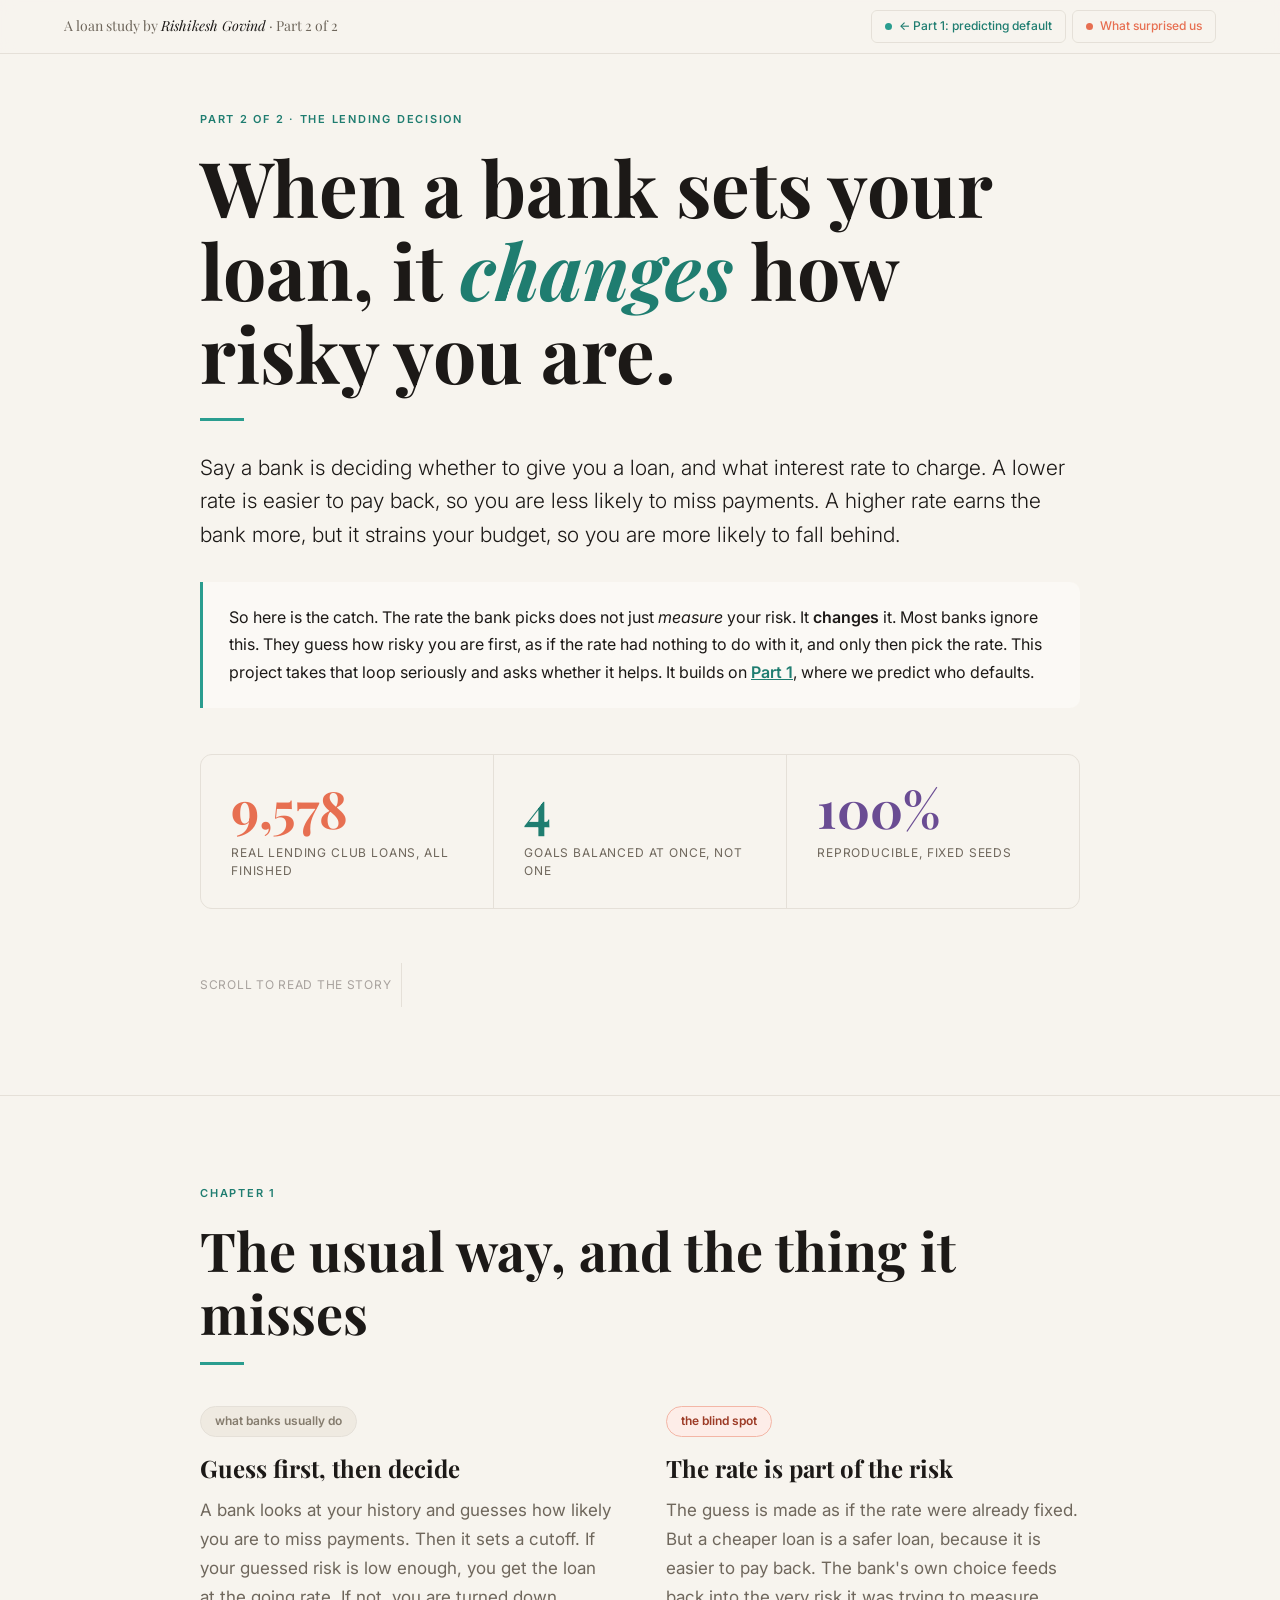
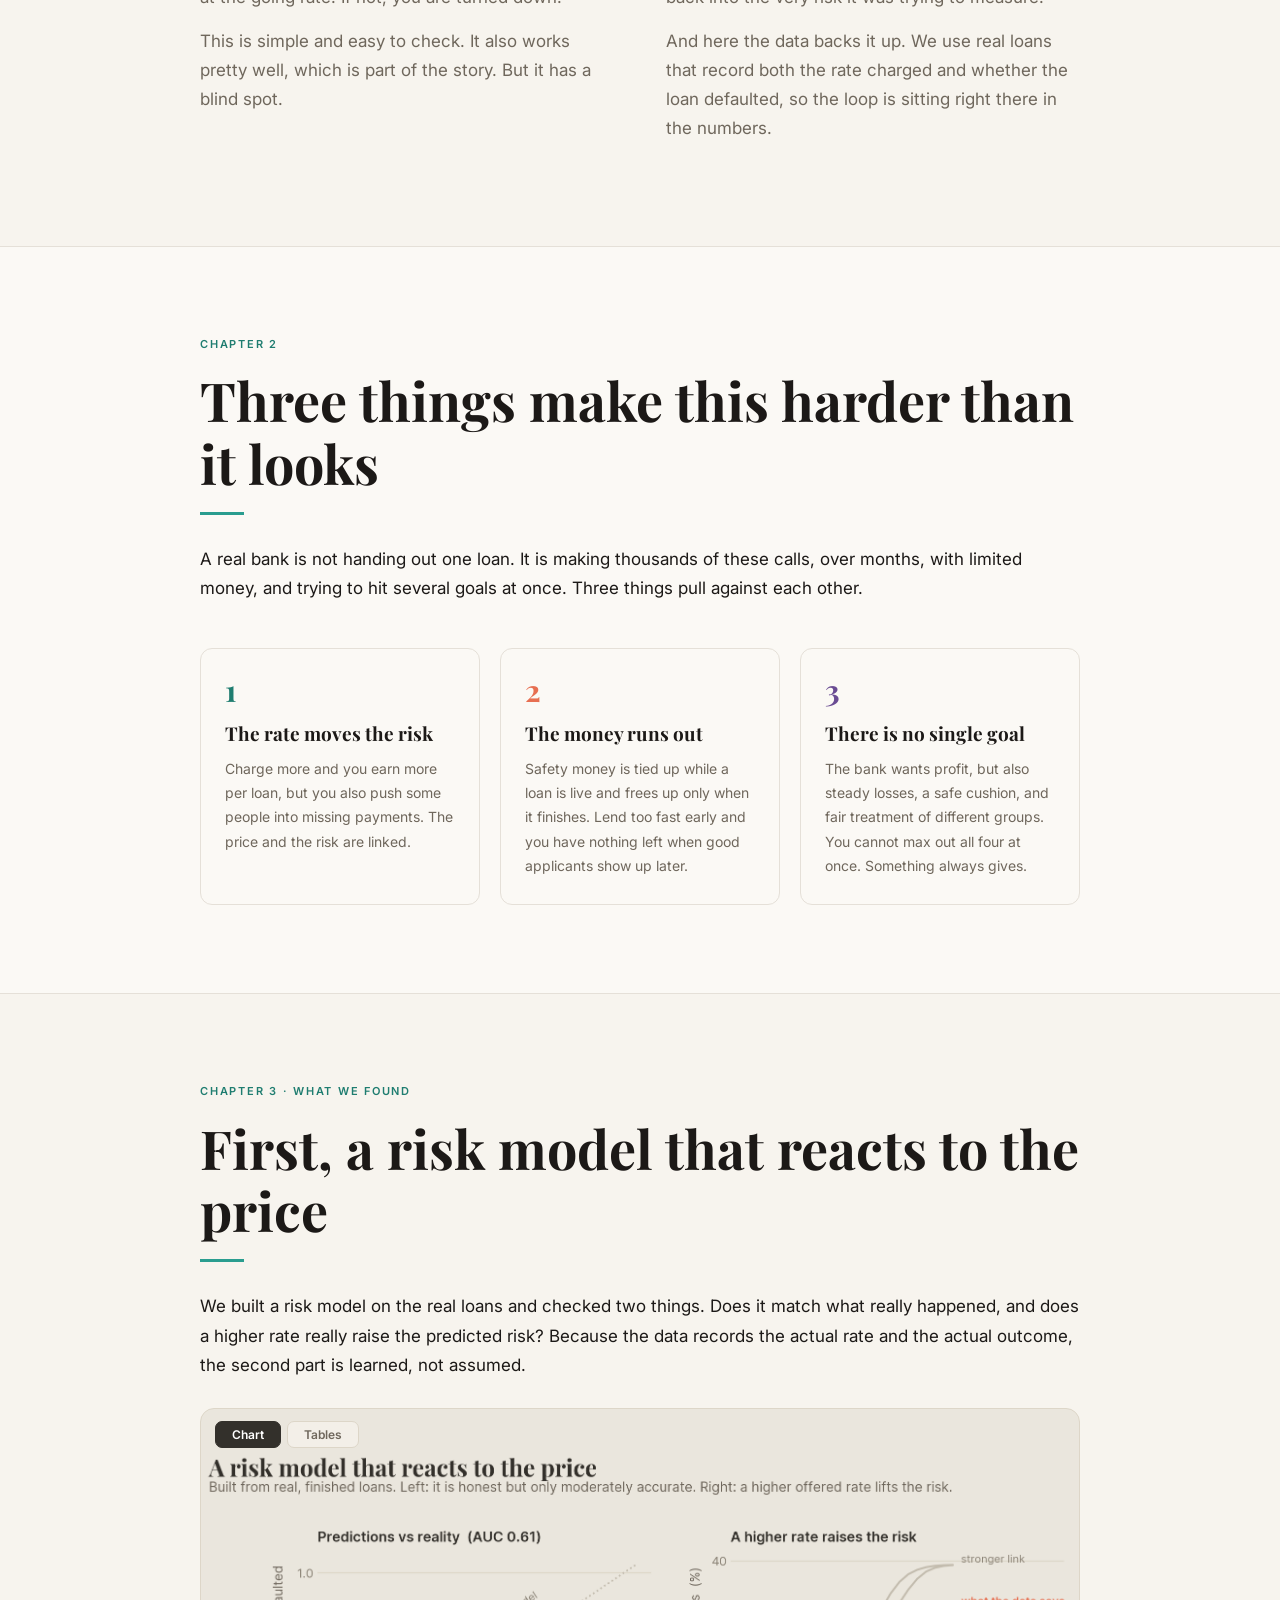
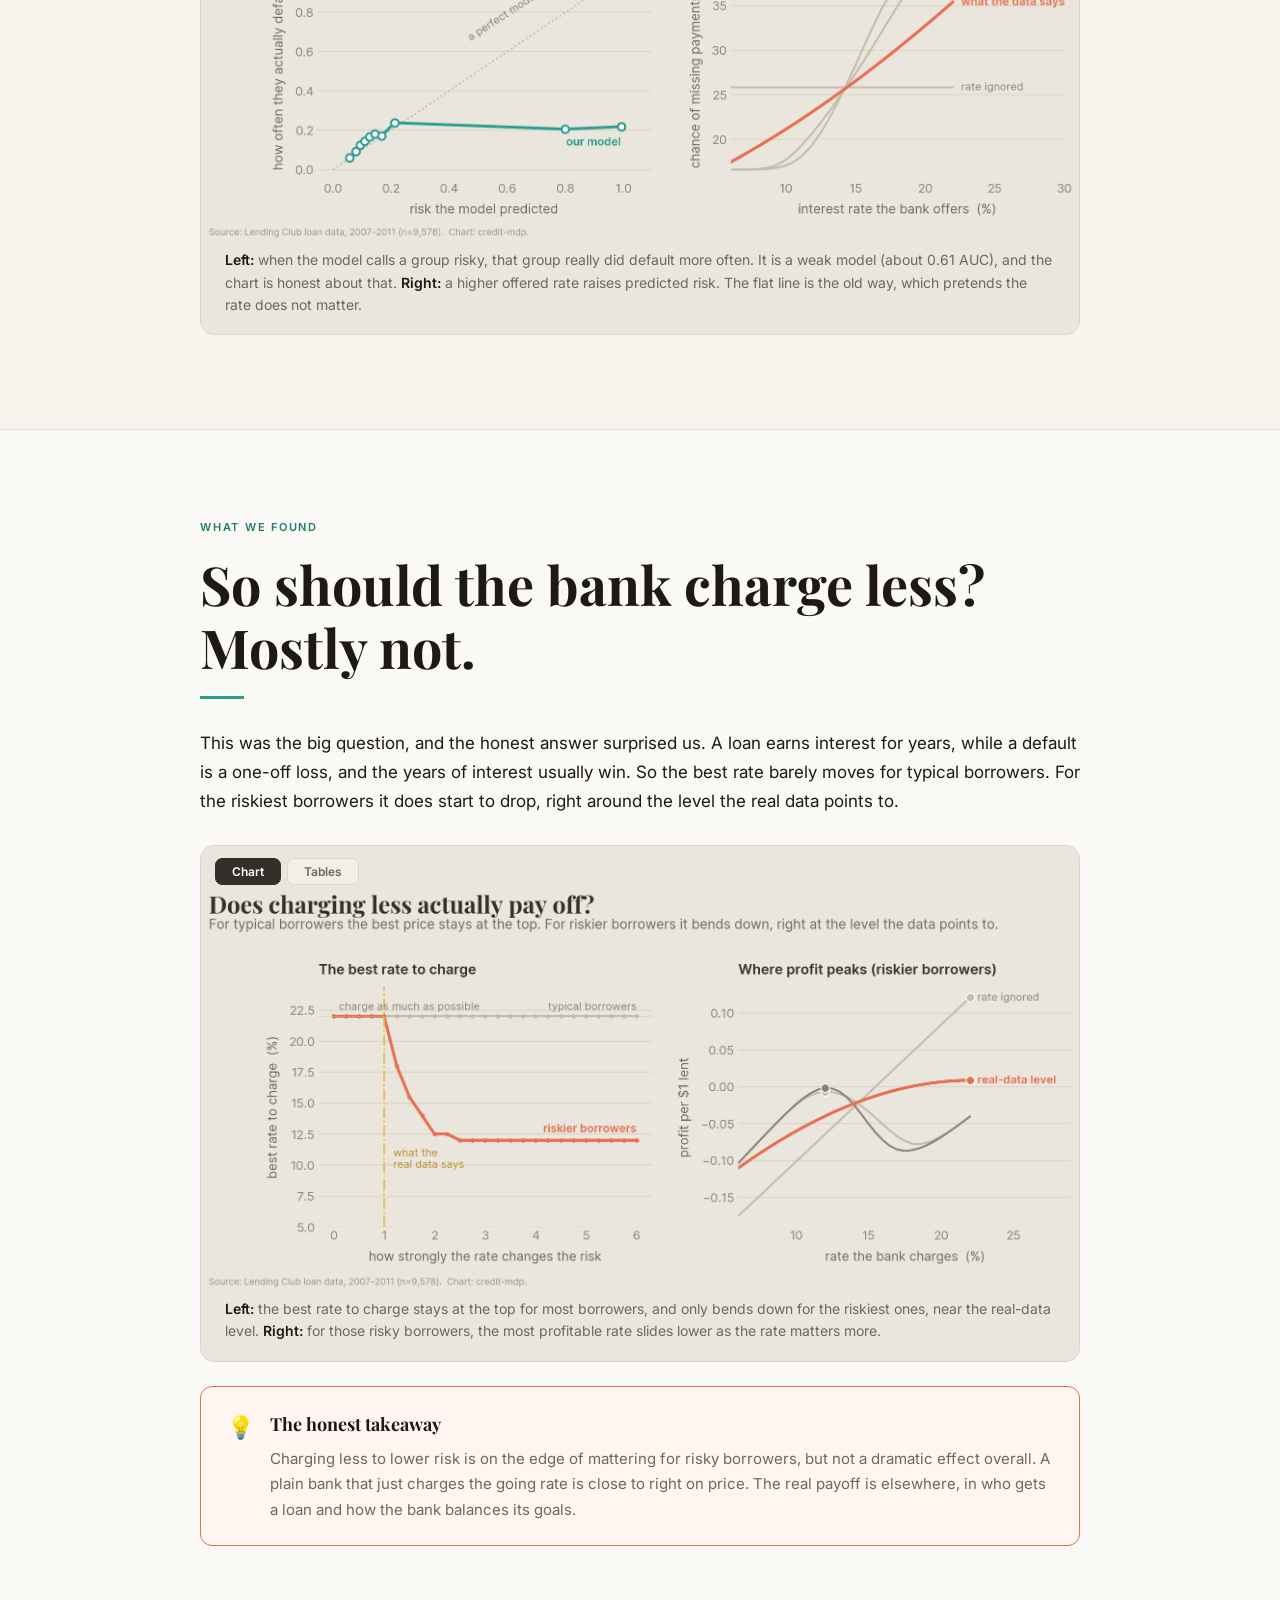
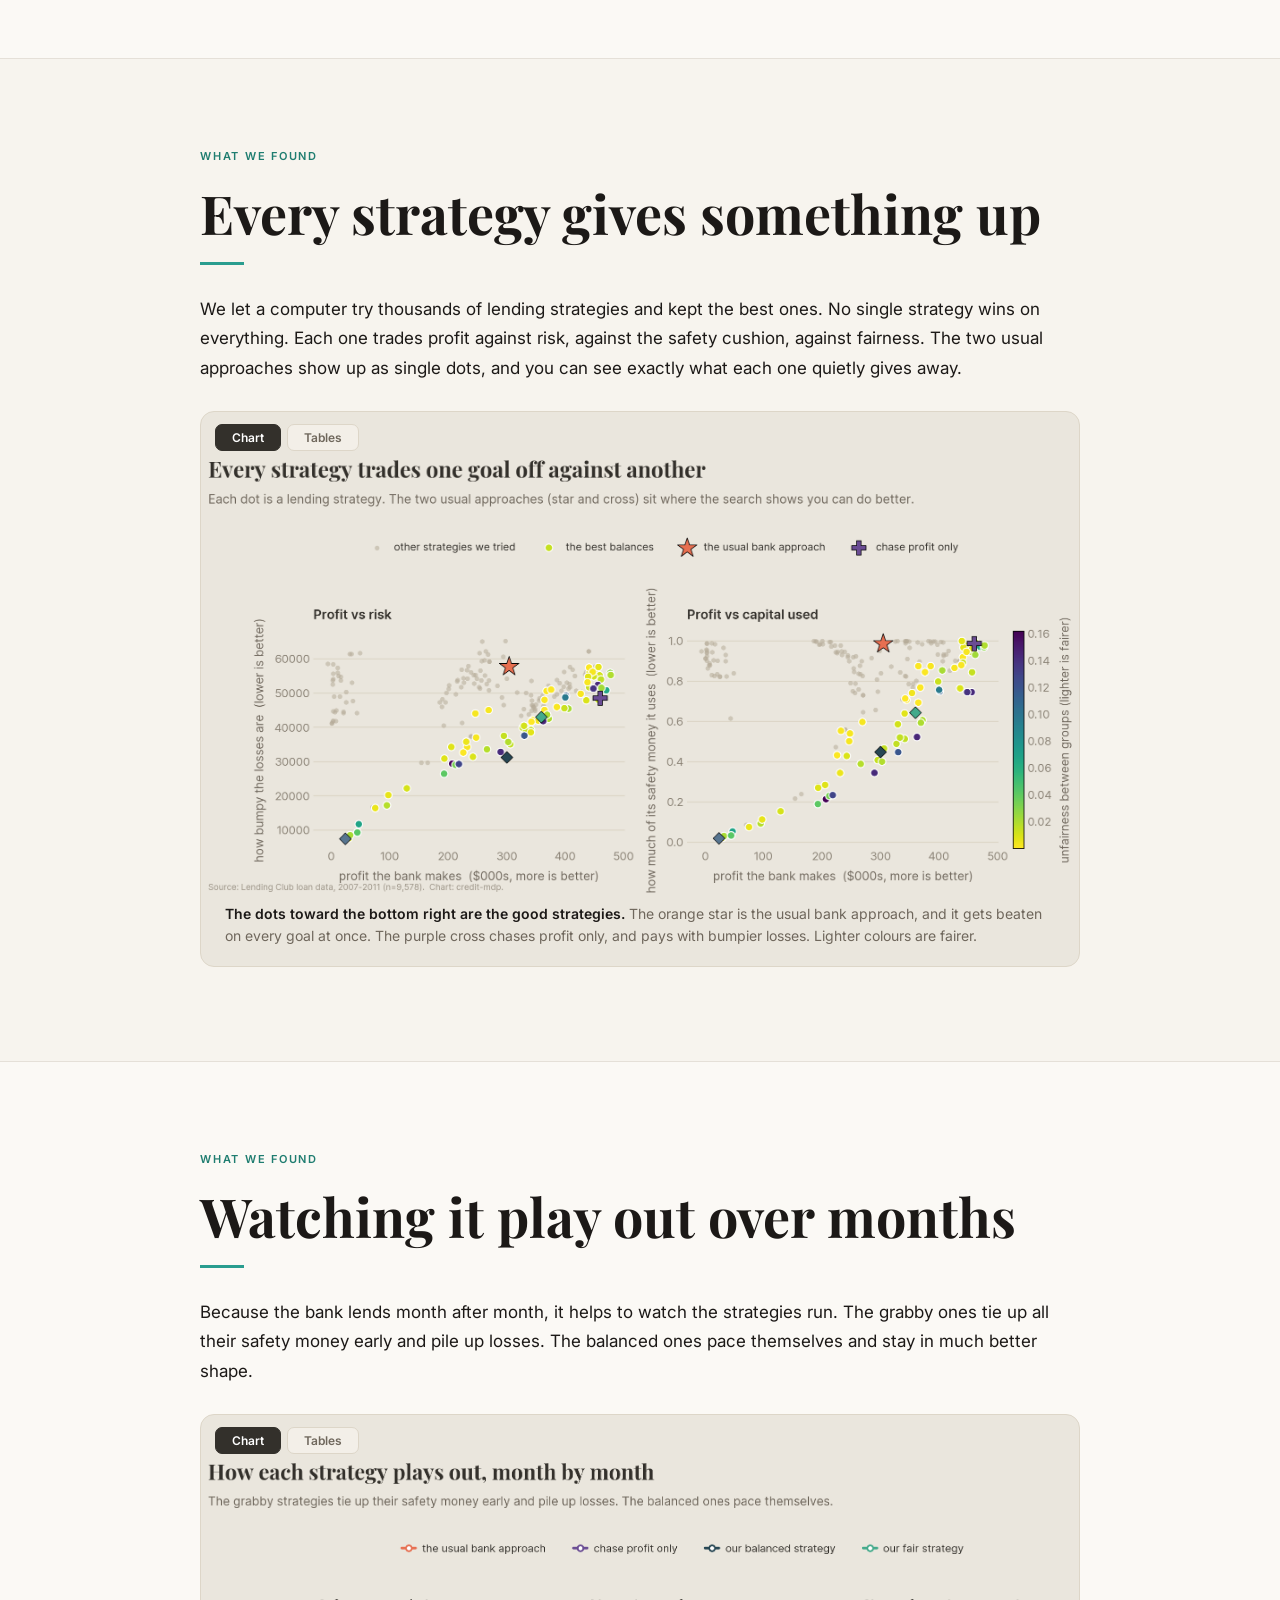
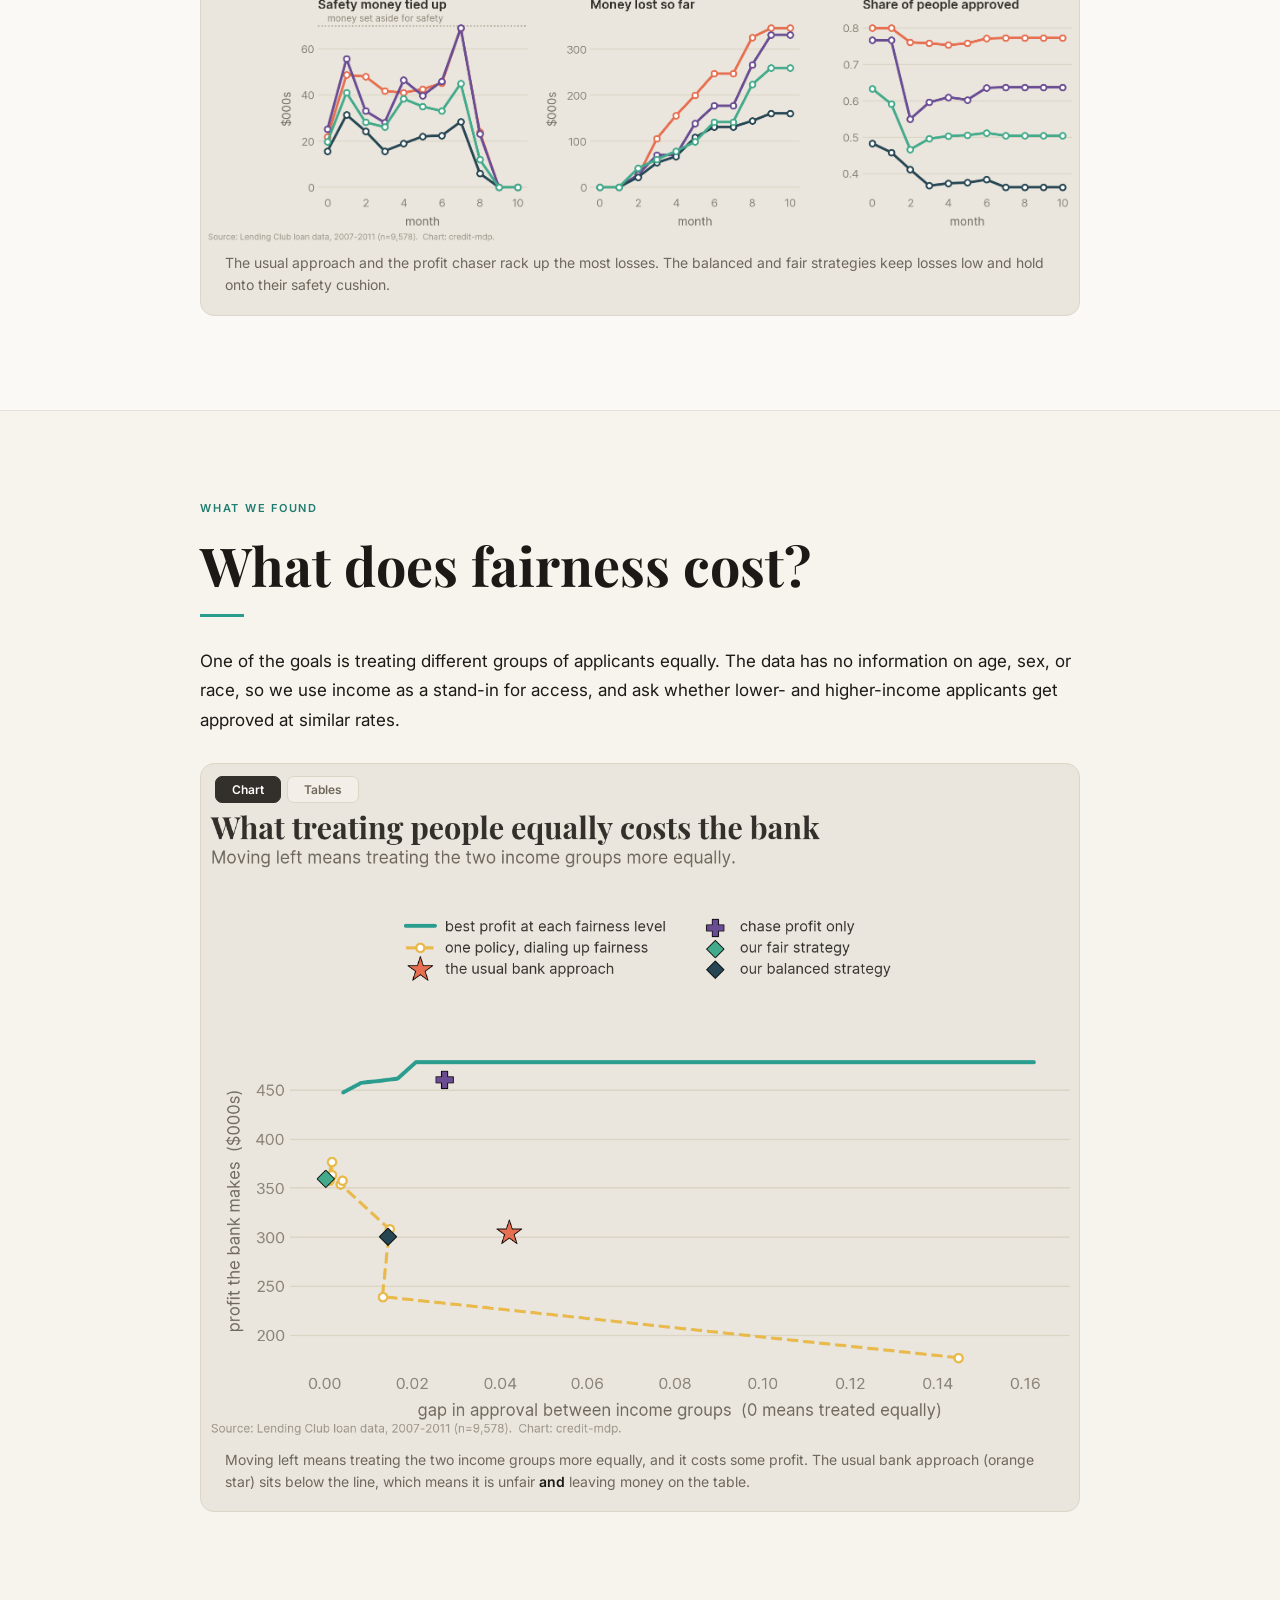
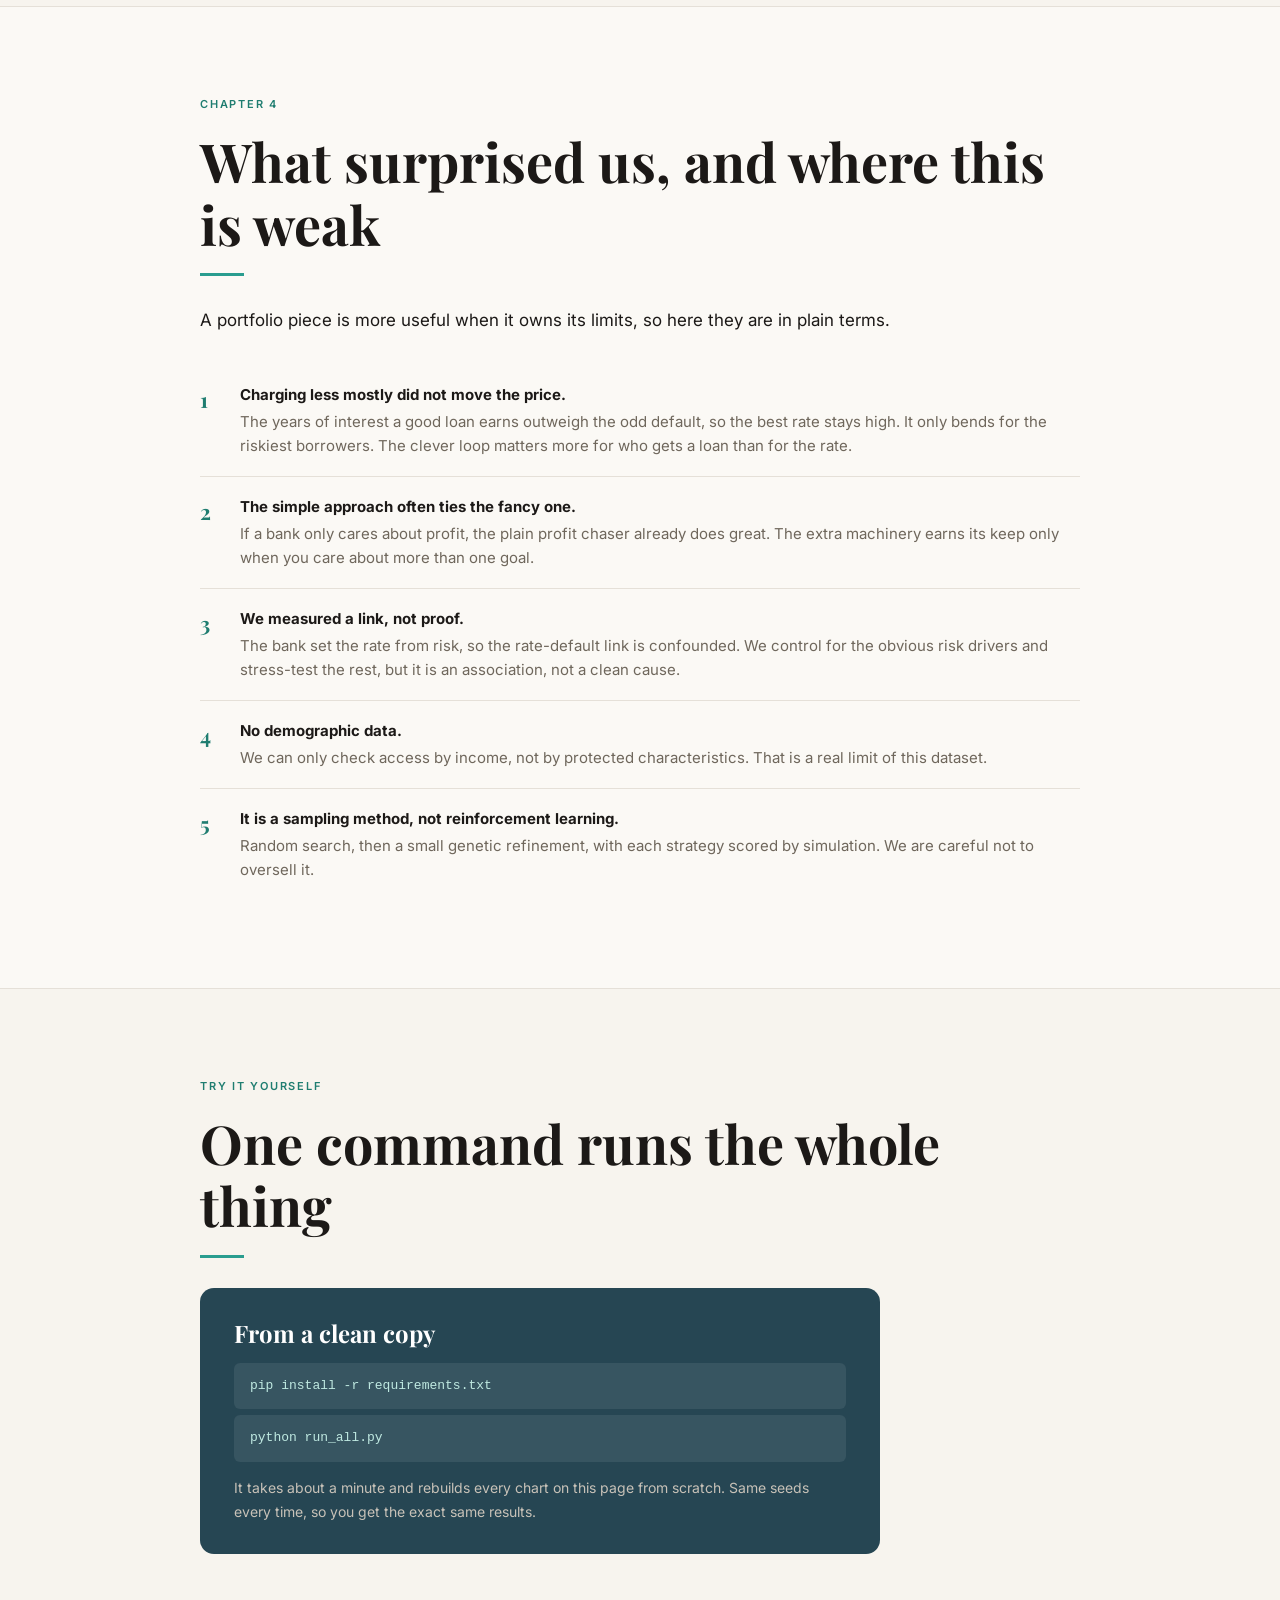
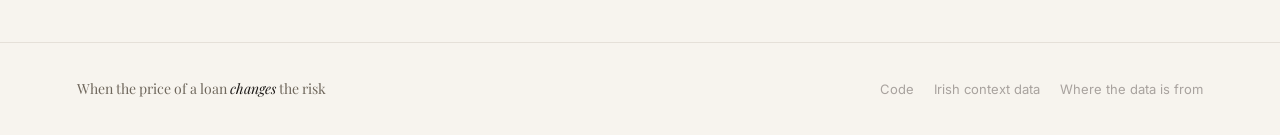
<file: docs/index.html>
<!DOCTYPE html>
<html lang="en">
<head>
<meta charset="utf-8" />
<meta name="viewport" content="width=device-width, initial-scale=1" />
<title>When the price of a loan changes how risky it is</title>
<link rel="preconnect" href="https://fonts.googleapis.com">
<link rel="preconnect" href="https://fonts.gstatic.com" crossorigin>
<link href="https://fonts.googleapis.com/css2?family=Playfair+Display:ital,wght@0,400;0,700;1,400;1,700&family=Inter:wght@300;400;500;600&display=swap" rel="stylesheet">
<link rel="stylesheet" href="style.css">
</head>
<body>

<nav id="topnav">
  <div class="brand">A loan study by <em>Rishikesh Govind</em> &middot; Part 2 of 2</div>
  <div class="nav-links">
    <a class="nav-link a1 hideS" href="part1.html"><span class="dot"></span>&larr; Part 1: predicting default</a>
    <a class="nav-link a2" href="#honest"><span class="dot"></span>What surprised us</a>
  </div>
</nav>

<!-- HERO -->
<section id="hero">
  <div class="fade in">
    <div class="eyebrow">Part 2 of 2 &middot; the lending decision</div>
    <h1>When a bank sets your loan, it <em>changes</em> how risky you are.</h1>
    <div class="accent-line"></div>
    <p class="lead">Say a bank is deciding whether to give you a loan, and what
    interest rate to charge. A lower rate is easier to pay back, so you are less
    likely to miss payments. A higher rate earns the bank more, but it strains your
    budget, so you are more likely to fall behind.</p>
    <div class="hero-note">
      <p>So here is the catch. The rate the bank picks does not just <em>measure</em>
      your risk. It <strong>changes</strong> it. Most banks ignore this. They guess
      how risky you are first, as if the rate had nothing to do with it, and only then
      pick the rate. This project takes that loop seriously and asks whether it helps.
      It builds on <a href="part1.html" style="color:var(--teal-deep);font-weight:600;">Part 1</a>,
      where we predict who defaults.</p>
    </div>
    <div class="hero-stats">
      <div class="stat"><div class="num o">9,578</div><div class="lbl">real Lending Club loans, all finished</div></div>
      <div class="stat"><div class="num">4</div><div class="lbl">goals balanced at once, not one</div></div>
      <div class="stat"><div class="num v">100%</div><div class="lbl">reproducible, fixed seeds</div></div>
    </div>
    <div class="scroll-cue">SCROLL TO READ THE STORY</div>
  </div>
</section>

<!-- THE USUAL WAY -->
<section id="usual">
  <div class="fade">
    <div class="eyebrow">Chapter 1</div>
    <h2>The usual way, and the thing it misses</h2>
    <div class="accent-line"></div>
    <div class="two-col">
      <div>
        <span class="tag grey">what banks usually do</span>
        <h3>Guess first, then decide</h3>
        <p>A bank looks at your history and guesses how likely you are to miss
        payments. Then it sets a cutoff. If your guessed risk is low enough, you get
        the loan at the going rate. If not, you are turned down.</p>
        <p>This is simple and easy to check. It also works pretty well, which is part
        of the story. But it has a blind spot.</p>
      </div>
      <div>
        <span class="tag warm">the blind spot</span>
        <h3>The rate is part of the risk</h3>
        <p>The guess is made as if the rate were already fixed. But a cheaper loan is
        a safer loan, because it is easier to pay back. The bank's own choice feeds
        back into the very risk it was trying to measure.</p>
        <p>And here the data backs it up. We use real loans that record both the rate
        charged and whether the loan defaulted, so the loop is sitting right there in
        the numbers.</p>
      </div>
    </div>
  </div>
</section>

<!-- WHY HARD -->
<section id="hard" class="alt">
  <div class="fade">
    <div class="eyebrow">Chapter 2</div>
    <h2>Three things make this harder than it looks</h2>
    <div class="accent-line"></div>
    <p class="big-p">A real bank is not handing out one loan. It is making thousands of
    these calls, over months, with limited money, and trying to hit several goals at
    once. Three things pull against each other.</p>
    <div class="cards3">
      <div class="card c1">
        <div class="num">1</div>
        <h4>The rate moves the risk</h4>
        <p>Charge more and you earn more per loan, but you also push some people into
        missing payments. The price and the risk are linked.</p>
      </div>
      <div class="card c2">
        <div class="num">2</div>
        <h4>The money runs out</h4>
        <p>Safety money is tied up while a loan is live and frees up only when it
        finishes. Lend too fast early and you have nothing left when good applicants
        show up later.</p>
      </div>
      <div class="card c3">
        <div class="num">3</div>
        <h4>There is no single goal</h4>
        <p>The bank wants profit, but also steady losses, a safe cushion, and fair
        treatment of different groups. You cannot max out all four at once. Something
        always gives.</p>
      </div>
    </div>
  </div>
</section>

<!-- FINDINGS -->
<section id="story">
  <div class="fade">
    <div class="eyebrow">Chapter 3 &middot; what we found</div>
    <h2>First, a risk model that reacts to the price</h2>
    <div class="accent-line"></div>
    <p>We built a risk model on the real loans and checked two things. Does it match
    what really happened, and does a higher rate really raise the predicted risk?
    Because the data records the actual rate and the actual outcome, the second part
    is learned, not assumed.</p>
    <figure class="viz">
      <div class="viz-tabs">
        <button class="viz-tab is-active" data-view="chart">Chart</button>
        <button class="viz-tab" data-view="data">Tables</button>
      </div>
      <div class="viz-chart"><img src="figures/pd_model.png" alt="A risk model that matches reality and reacts to the price" /></div>
      <div class="viz-data" hidden>
        <!-- TABLE:pd_model:START -->
<p class="data-h">Predicted default at each offered rate (riskier borrowers)</p><div class="data-scroll"><table class="data-table"><thead><tr><th>Offered rate</th><th>Rate ignored</th><th>Data level</th><th>2x stronger</th><th>3x stronger</th></tr></thead><tbody><tr><td>6%</td><td>25.9%</td><td>17.4%</td><td>16.6%</td><td>16.6%</td></tr><tr><td>7%</td><td>25.9%</td><td>18.0%</td><td>16.6%</td><td>16.6%</td></tr><tr><td>7%</td><td>25.9%</td><td>18.6%</td><td>16.6%</td><td>16.6%</td></tr><tr><td>8%</td><td>25.9%</td><td>19.2%</td><td>16.7%</td><td>16.6%</td></tr><tr><td>9%</td><td>25.9%</td><td>19.8%</td><td>16.8%</td><td>16.7%</td></tr><tr><td>9%</td><td>25.9%</td><td>20.4%</td><td>17.0%</td><td>16.8%</td></tr><tr><td>10%</td><td>25.9%</td><td>21.0%</td><td>17.6%</td><td>17.0%</td></tr><tr><td>10%</td><td>25.9%</td><td>21.6%</td><td>18.3%</td><td>17.4%</td></tr><tr><td>11%</td><td>25.9%</td><td>22.3%</td><td>19.3%</td><td>18.1%</td></tr><tr><td>12%</td><td>25.9%</td><td>23.0%</td><td>20.5%</td><td>19.2%</td></tr><tr><td>12%</td><td>25.9%</td><td>23.6%</td><td>21.7%</td><td>20.5%</td></tr><tr><td>13%</td><td>25.9%</td><td>24.3%</td><td>23.0%</td><td>22.2%</td></tr><tr><td>14%</td><td>25.9%</td><td>25.0%</td><td>24.4%</td><td>24.1%</td></tr><tr><td>14%</td><td>25.9%</td><td>25.8%</td><td>25.8%</td><td>26.1%</td></tr><tr><td>15%</td><td>25.9%</td><td>26.5%</td><td>27.3%</td><td>28.2%</td></tr><tr><td>16%</td><td>25.9%</td><td>27.3%</td><td>28.9%</td><td>30.4%</td></tr><tr><td>16%</td><td>25.9%</td><td>28.0%</td><td>30.4%</td><td>32.6%</td></tr><tr><td>17%</td><td>25.9%</td><td>28.8%</td><td>32.1%</td><td>34.7%</td></tr><tr><td>18%</td><td>25.9%</td><td>29.6%</td><td>33.7%</td><td>36.4%</td></tr><tr><td>18%</td><td>25.9%</td><td>30.4%</td><td>35.3%</td><td>37.7%</td></tr><tr><td>19%</td><td>25.9%</td><td>31.2%</td><td>36.8%</td><td>38.5%</td></tr><tr><td>19%</td><td>25.9%</td><td>32.0%</td><td>38.0%</td><td>39.0%</td></tr><tr><td>20%</td><td>25.9%</td><td>32.8%</td><td>38.8%</td><td>39.3%</td></tr><tr><td>21%</td><td>25.9%</td><td>33.7%</td><td>39.3%</td><td>39.5%</td></tr><tr><td>21%</td><td>25.9%</td><td>34.5%</td><td>39.5%</td><td>39.6%</td></tr><tr><td>22%</td><td>25.9%</td><td>35.4%</td><td>39.6%</td><td>39.6%</td></tr></tbody></table></div><p class="data-h">How well the model is calibrated</p><table class="data-table"><thead><tr><th>Risk the model predicted</th><th>How often they defaulted</th></tr></thead><tbody><tr><td>6%</td><td>6%</td></tr><tr><td>8%</td><td>9%</td></tr><tr><td>9%</td><td>12%</td></tr><tr><td>11%</td><td>14%</td></tr><tr><td>13%</td><td>17%</td></tr><tr><td>14%</td><td>18%</td></tr><tr><td>17%</td><td>17%</td></tr><tr><td>21%</td><td>24%</td></tr><tr><td>80%</td><td>21%</td></tr><tr><td>99%</td><td>22%</td></tr></tbody></table><p class="data-caption">Every point plotted on the chart. Model AUC = 0.61.</p>
<!-- TABLE:pd_model:END -->
      </div>
      <figcaption class="fig-cap"><b>Left:</b> when the model calls a group risky, that group
      really did default more often. It is a weak model (about 0.61 AUC), and the chart
      is honest about that. <b>Right:</b> a higher offered rate raises predicted risk.
      The flat line is the old way, which pretends the rate does not matter.</figcaption>
    </figure>
  </div>
</section>

<section class="alt">
  <div class="fade">
    <div class="eyebrow">What we found</div>
    <h2>So should the bank charge less? Mostly not.</h2>
    <div class="accent-line"></div>
    <p>This was the big question, and the honest answer surprised us. A loan earns
    interest for years, while a default is a one-off loss, and the years of interest
    usually win. So the best rate barely moves for typical borrowers. For the riskiest
    borrowers it does start to drop, right around the level the real data points to.</p>
    <figure class="viz">
      <div class="viz-tabs">
        <button class="viz-tab is-active" data-view="chart">Chart</button>
        <button class="viz-tab" data-view="data">Tables</button>
      </div>
      <div class="viz-chart"><img src="figures/endogenous_terms.png" alt="The best rate to charge mostly stays high" /></div>
      <div class="viz-data" hidden>
        <!-- TABLE:endogenous_terms:START -->
<p class="data-h">Best rate as the rate-to-risk link strengthens</p><div class="data-scroll"><table class="data-table"><thead><tr><th>Rate-to-risk strength</th><th>Best rate: typical</th><th>Best rate: riskier</th></tr></thead><tbody><tr><td>0.00</td><td>22%</td><td>22.0%</td></tr><tr><td>0.25</td><td>22%</td><td>22.0%</td></tr><tr><td>0.50</td><td>22%</td><td>22.0%</td></tr><tr><td>0.75</td><td>22%</td><td>22.0%</td></tr><tr><td>1.00</td><td>22%</td><td>22.0%</td></tr><tr><td>1.25</td><td>22%</td><td>18.0%</td></tr><tr><td>1.50</td><td>22%</td><td>15.5%</td></tr><tr><td>1.75</td><td>22%</td><td>14.0%</td></tr><tr><td>2.00</td><td>22%</td><td>12.5%</td></tr><tr><td>2.25</td><td>22%</td><td>12.5%</td></tr><tr><td>2.50</td><td>22%</td><td>12.0%</td></tr><tr><td>2.75</td><td>22%</td><td>12.0%</td></tr><tr><td>3.00</td><td>22%</td><td>12.0%</td></tr><tr><td>3.25</td><td>22%</td><td>12.0%</td></tr><tr><td>3.50</td><td>22%</td><td>12.0%</td></tr><tr><td>3.75</td><td>22%</td><td>12.0%</td></tr><tr><td>4.00</td><td>22%</td><td>12.0%</td></tr><tr><td>4.25</td><td>22%</td><td>12.0%</td></tr><tr><td>4.50</td><td>22%</td><td>12.0%</td></tr><tr><td>4.75</td><td>22%</td><td>12.0%</td></tr><tr><td>5.00</td><td>22%</td><td>12.0%</td></tr><tr><td>5.25</td><td>22%</td><td>12.0%</td></tr><tr><td>5.50</td><td>22%</td><td>12.0%</td></tr><tr><td>5.75</td><td>22%</td><td>12.0%</td></tr><tr><td>6.00</td><td>22%</td><td>12.0%</td></tr></tbody></table></div><p class="data-h">Profit per $1 lent at each rate (riskier borrowers)</p><div class="data-scroll"><table class="data-table"><thead><tr><th>Offered rate</th><th>strength 0</th><th>strength 1</th><th>strength 3</th><th>strength 6</th></tr></thead><tbody><tr><td>6%</td><td>-0.175</td><td>-0.110</td><td>-0.104</td><td>-0.104</td></tr><tr><td>6%</td><td>-0.166</td><td>-0.103</td><td>-0.093</td><td>-0.093</td></tr><tr><td>7%</td><td>-0.157</td><td>-0.097</td><td>-0.083</td><td>-0.083</td></tr><tr><td>8%</td><td>-0.148</td><td>-0.090</td><td>-0.072</td><td>-0.072</td></tr><tr><td>8%</td><td>-0.138</td><td>-0.084</td><td>-0.062</td><td>-0.062</td></tr><tr><td>8%</td><td>-0.129</td><td>-0.077</td><td>-0.052</td><td>-0.052</td></tr><tr><td>9%</td><td>-0.120</td><td>-0.072</td><td>-0.042</td><td>-0.042</td></tr><tr><td>10%</td><td>-0.111</td><td>-0.066</td><td>-0.033</td><td>-0.032</td></tr><tr><td>10%</td><td>-0.101</td><td>-0.060</td><td>-0.024</td><td>-0.023</td></tr><tr><td>10%</td><td>-0.092</td><td>-0.055</td><td>-0.017</td><td>-0.015</td></tr><tr><td>11%</td><td>-0.083</td><td>-0.050</td><td>-0.012</td><td>-0.009</td></tr><tr><td>12%</td><td>-0.073</td><td>-0.045</td><td>-0.008</td><td>-0.004</td></tr><tr><td>12%</td><td>-0.064</td><td>-0.040</td><td>-0.007</td><td>-0.002</td></tr><tr><td>12%</td><td>-0.055</td><td>-0.035</td><td>-0.007</td><td>-0.002</td></tr><tr><td>13%</td><td>-0.046</td><td>-0.031</td><td>-0.010</td><td>-0.007</td></tr><tr><td>14%</td><td>-0.036</td><td>-0.027</td><td>-0.014</td><td>-0.014</td></tr><tr><td>14%</td><td>-0.027</td><td>-0.023</td><td>-0.019</td><td>-0.025</td></tr><tr><td>15%</td><td>-0.018</td><td>-0.019</td><td>-0.026</td><td>-0.037</td></tr><tr><td>15%</td><td>-0.009</td><td>-0.015</td><td>-0.034</td><td>-0.050</td></tr><tr><td>16%</td><td>+0.001</td><td>-0.012</td><td>-0.042</td><td>-0.063</td></tr><tr><td>16%</td><td>+0.010</td><td>-0.009</td><td>-0.051</td><td>-0.073</td></tr><tr><td>16%</td><td>+0.019</td><td>-0.006</td><td>-0.060</td><td>-0.081</td></tr><tr><td>17%</td><td>+0.028</td><td>-0.004</td><td>-0.068</td><td>-0.085</td></tr><tr><td>18%</td><td>+0.038</td><td>-0.001</td><td>-0.074</td><td>-0.087</td></tr><tr><td>18%</td><td>+0.047</td><td>+0.001</td><td>-0.077</td><td>-0.086</td></tr><tr><td>18%</td><td>+0.056</td><td>+0.002</td><td>-0.078</td><td>-0.083</td></tr><tr><td>19%</td><td>+0.066</td><td>+0.004</td><td>-0.076</td><td>-0.079</td></tr><tr><td>20%</td><td>+0.075</td><td>+0.006</td><td>-0.072</td><td>-0.074</td></tr><tr><td>20%</td><td>+0.084</td><td>+0.007</td><td>-0.067</td><td>-0.068</td></tr><tr><td>20%</td><td>+0.093</td><td>+0.008</td><td>-0.061</td><td>-0.062</td></tr><tr><td>21%</td><td>+0.103</td><td>+0.008</td><td>-0.054</td><td>-0.055</td></tr><tr><td>22%</td><td>+0.112</td><td>+0.009</td><td>-0.047</td><td>-0.048</td></tr><tr><td>22%</td><td>+0.121</td><td>+0.009</td><td>-0.040</td><td>-0.040</td></tr></tbody></table></div><p class="data-caption">Every point plotted on the chart. Strength 1.0 is the level the real data points to.</p>
<!-- TABLE:endogenous_terms:END -->
      </div>
      <figcaption class="fig-cap"><b>Left:</b> the best rate to charge stays at the top for
      most borrowers, and only bends down for the riskiest ones, near the real-data
      level. <b>Right:</b> for those risky borrowers, the most profitable rate slides
      lower as the rate matters more.</figcaption>
    </figure>
    <div class="callout">
      <div class="ic">💡</div>
      <div>
        <h4>The honest takeaway</h4>
        <p>Charging less to lower risk is on the edge of mattering for risky borrowers,
        but not a dramatic effect overall. A plain bank that just charges the going
        rate is close to right on price. The real payoff is elsewhere, in who gets a
        loan and how the bank balances its goals.</p>
      </div>
    </div>
  </div>
</section>

<section>
  <div class="fade">
    <div class="eyebrow">What we found</div>
    <h2>Every strategy gives something up</h2>
    <div class="accent-line"></div>
    <p>We let a computer try thousands of lending strategies and kept the best ones.
    No single strategy wins on everything. Each one trades profit against risk, against
    the safety cushion, against fairness. The two usual approaches show up as single
    dots, and you can see exactly what each one quietly gives away.</p>
    <figure class="viz">
      <div class="viz-tabs">
        <button class="viz-tab is-active" data-view="chart">Chart</button>
        <button class="viz-tab" data-view="data">Tables</button>
      </div>
      <div class="viz-chart"><img src="figures/pareto_front.png" alt="Every strategy trades one goal against another" /></div>
      <div class="viz-data" hidden>
        <!-- TABLE:pareto_front:START -->
<p class="data-h">The highlighted strategies</p><table class="data-table"><thead><tr><th>Strategy</th><th>Profit ($000s)</th><th>Loss swing ($000s)</th><th>Safety money used</th><th>Approved</th><th>Unfairness gap</th></tr></thead><tbody><tr><td>The usual bank approach</td><td>304</td><td>58</td><td>0.99</td><td>0.77</td><td>0.042</td></tr><tr><td>Chase profit only</td><td>461</td><td>49</td><td>0.99</td><td>0.64</td><td>0.027</td></tr><tr><td>Our balanced strategy</td><td>300</td><td>31</td><td>0.45</td><td>0.36</td><td>0.014</td></tr><tr><td>Our fair strategy</td><td>360</td><td>43</td><td>0.64</td><td>0.50</td><td>0.000</td></tr><tr><td>Our cautious strategy</td><td>24</td><td>8</td><td>0.02</td><td>0.02</td><td>0.009</td></tr></tbody></table><p class="data-h">Every strategy the search tried (208 of them)</p><div class="data-scroll"><table class="data-table"><thead><tr><th>Profit ($000s)</th><th>Loss swing ($000s)</th><th>Safety money used</th><th>Approved</th><th>Unfairness gap</th></tr></thead><tbody><tr><td>478</td><td>55</td><td>0.98</td><td>0.65</td><td>0.019</td></tr><tr><td>478</td><td>56</td><td>0.97</td><td>0.67</td><td>0.028</td></tr><tr><td>471</td><td>51</td><td>0.97</td><td>0.63</td><td>0.065</td></tr><tr><td>462</td><td>52</td><td>0.93</td><td>0.62</td><td>0.023</td></tr><tr><td>462</td><td>54</td><td>0.99</td><td>0.67</td><td>0.015</td></tr><tr><td>459</td><td>55</td><td>0.98</td><td>0.67</td><td>0.011</td></tr><tr><td>457</td><td>58</td><td>0.96</td><td>0.66</td><td>0.007</td></tr><tr><td>457</td><td>54</td><td>0.95</td><td>0.65</td><td>0.023</td></tr><tr><td>457</td><td>48</td><td>0.84</td><td>0.61</td><td>0.014</td></tr><tr><td>456</td><td>52</td><td>0.75</td><td>0.55</td><td>0.143</td></tr><tr><td>452</td><td>56</td><td>0.94</td><td>0.60</td><td>0.014</td></tr><tr><td>451</td><td>58</td><td>0.98</td><td>0.64</td><td>0.015</td></tr><tr><td>450</td><td>57</td><td>0.98</td><td>0.63</td><td>0.031</td></tr><tr><td>449</td><td>55</td><td>0.98</td><td>0.66</td><td>0.011</td></tr><tr><td>449</td><td>51</td><td>0.75</td><td>0.55</td><td>0.138</td></tr><tr><td>449</td><td>51</td><td>0.99</td><td>0.63</td><td>0.019</td></tr><tr><td>447</td><td>56</td><td>0.95</td><td>0.64</td><td>0.002</td></tr><tr><td>446</td><td>55</td><td>0.97</td><td>0.64</td><td>0.015</td></tr><tr><td>442</td><td>56</td><td>0.97</td><td>0.67</td><td>0.007</td></tr><tr><td>441</td><td>57</td><td>0.92</td><td>0.69</td><td>0.001</td></tr><tr><td>441</td><td>52</td><td>0.89</td><td>0.59</td><td>0.014</td></tr><tr><td>441</td><td>53</td><td>0.97</td><td>0.61</td><td>0.014</td></tr><tr><td>440</td><td>62</td><td>0.97</td><td>0.69</td><td>0.003</td></tr><tr><td>440</td><td>62</td><td>0.97</td><td>0.69</td><td>0.003</td></tr><tr><td>440</td><td>55</td><td>1.00</td><td>0.68</td><td>0.007</td></tr><tr><td>439</td><td>53</td><td>0.88</td><td>0.61</td><td>0.002</td></tr><tr><td>437</td><td>48</td><td>0.76</td><td>0.57</td><td>0.009</td></tr><tr><td>436</td><td>56</td><td>0.90</td><td>0.66</td><td>0.003</td></tr><tr><td>435</td><td>55</td><td>0.90</td><td>0.65</td><td>0.003</td></tr><tr><td>428</td><td>51</td><td>0.90</td><td>0.56</td><td>0.055</td></tr><tr><td>427</td><td>50</td><td>0.87</td><td>0.60</td><td>0.002</td></tr><tr><td>419</td><td>51</td><td>0.85</td><td>0.53</td><td>0.067</td></tr><tr><td>417</td><td>55</td><td>0.95</td><td>0.66</td><td>0.007</td></tr><tr><td>413</td><td>57</td><td>0.93</td><td>0.62</td><td>0.002</td></tr><tr><td>408</td><td>52</td><td>0.93</td><td>0.58</td><td>0.010</td></tr><tr><td>408</td><td>58</td><td>0.93</td><td>0.65</td><td>0.003</td></tr><tr><td>407</td><td>53</td><td>0.99</td><td>0.66</td><td>0.003</td></tr><tr><td>406</td><td>51</td><td>0.90</td><td>0.55</td><td>0.018</td></tr><tr><td>406</td><td>45</td><td>0.85</td><td>0.53</td><td>0.021</td></tr><tr><td>403</td><td>53</td><td>1.00</td><td>0.63</td><td>0.002</td></tr><tr><td>402</td><td>49</td><td>0.75</td><td>0.50</td><td>0.112</td></tr><tr><td>401</td><td>49</td><td>0.76</td><td>0.50</td><td>0.096</td></tr><tr><td>399</td><td>46</td><td>0.80</td><td>0.54</td><td>0.013</td></tr><tr><td>398</td><td>56</td><td>0.93</td><td>0.65</td><td>0.007</td></tr><tr><td>398</td><td>52</td><td>0.98</td><td>0.59</td><td>0.010</td></tr><tr><td>394</td><td>51</td><td>1.00</td><td>0.62</td><td>0.006</td></tr><tr><td>391</td><td>53</td><td>1.00</td><td>0.64</td><td>0.002</td></tr><tr><td>386</td><td>54</td><td>0.99</td><td>0.58</td><td>0.010</td></tr><tr><td>386</td><td>46</td><td>0.87</td><td>0.59</td><td>0.001</td></tr><tr><td>386</td><td>50</td><td>1.00</td><td>0.64</td><td>0.002</td></tr><tr><td>382</td><td>49</td><td>1.00</td><td>0.64</td><td>0.011</td></tr><tr><td>376</td><td>51</td><td>0.84</td><td>0.55</td><td>0.001</td></tr><tr><td>372</td><td>43</td><td>0.61</td><td>0.45</td><td>0.020</td></tr><tr><td>371</td><td>52</td><td>0.98</td><td>0.62</td><td>0.002</td></tr><tr><td>369</td><td>44</td><td>0.59</td><td>0.44</td><td>0.020</td></tr><tr><td>369</td><td>51</td><td>0.77</td><td>0.55</td><td>0.001</td></tr><tr><td>367</td><td>51</td><td>0.90</td><td>0.59</td><td>0.002</td></tr><tr><td>365</td><td>48</td><td>0.87</td><td>0.55</td><td>0.001</td></tr><tr><td>365</td><td>45</td><td>0.69</td><td>0.53</td><td>0.001</td></tr><tr><td>363</td><td>46</td><td>0.99</td><td>0.58</td><td>0.006</td></tr><tr><td>363</td><td>42</td><td>0.52</td><td>0.42</td><td>0.145</td></tr><tr><td>363</td><td>45</td><td>0.88</td><td>0.54</td><td>0.001</td></tr><tr><td>361</td><td>49</td><td>0.80</td><td>0.57</td><td>0.001</td></tr><tr><td>360</td><td>43</td><td>0.64</td><td>0.50</td><td>0.000</td></tr><tr><td>356</td><td>49</td><td>0.79</td><td>0.56</td><td>0.001</td></tr><tr><td>355</td><td>48</td><td>0.77</td><td>0.49</td><td>0.004</td></tr><tr><td>354</td><td>42</td><td>0.74</td><td>0.46</td><td>0.004</td></tr><tr><td>350</td><td>47</td><td>0.97</td><td>0.55</td><td>0.001</td></tr><tr><td>349</td><td>45</td><td>1.00</td><td>0.61</td><td>0.002</td></tr><tr><td>348</td><td>45</td><td>0.79</td><td>0.48</td><td>0.004</td></tr><tr><td>346</td><td>46</td><td>0.91</td><td>0.53</td><td>0.001</td></tr><tr><td>345</td><td>46</td><td>1.00</td><td>0.61</td><td>0.011</td></tr><tr><td>345</td><td>42</td><td>0.71</td><td>0.53</td><td>0.001</td></tr><tr><td>345</td><td>46</td><td>1.00</td><td>0.57</td><td>0.007</td></tr><tr><td>343</td><td>47</td><td>0.82</td><td>0.48</td><td>0.000</td></tr><tr><td>343</td><td>48</td><td>1.00</td><td>0.62</td><td>0.011</td></tr><tr><td>343</td><td>45</td><td>0.99</td><td>0.56</td><td>0.003</td></tr><tr><td>343</td><td>42</td><td>0.71</td><td>0.51</td><td>0.000</td></tr><tr><td>342</td><td>54</td><td>0.83</td><td>0.49</td><td>0.000</td></tr><tr><td>342</td><td>50</td><td>1.00</td><td>0.54</td><td>0.001</td></tr><tr><td>342</td><td>39</td><td>0.51</td><td>0.43</td><td>0.015</td></tr><tr><td>342</td><td>39</td><td>0.64</td><td>0.44</td><td>0.007</td></tr><tr><td>337</td><td>44</td><td>0.71</td><td>0.50</td><td>0.000</td></tr><tr><td>334</td><td>39</td><td>0.52</td><td>0.40</td><td>0.015</td></tr><tr><td>333</td><td>50</td><td>0.84</td><td>0.51</td><td>0.000</td></tr><tr><td>331</td><td>38</td><td>0.45</td><td>0.38</td><td>0.119</td></tr><tr><td>330</td><td>40</td><td>0.59</td><td>0.42</td><td>0.011</td></tr><tr><td>329</td><td>45</td><td>1.00</td><td>0.59</td><td>0.015</td></tr><tr><td>328</td><td>40</td><td>0.49</td><td>0.40</td><td>0.015</td></tr><tr><td>325</td><td>43</td><td>1.00</td><td>0.58</td><td>0.026</td></tr><tr><td>318</td><td>50</td><td>0.87</td><td>0.48</td><td>0.000</td></tr><tr><td>307</td><td>35</td><td>0.47</td><td>0.38</td><td>0.015</td></tr><tr><td>303</td><td>36</td><td>0.40</td><td>0.37</td><td>0.019</td></tr><tr><td>301</td><td>54</td><td>0.84</td><td>0.47</td><td>0.000</td></tr><tr><td>300</td><td>31</td><td>0.45</td><td>0.36</td><td>0.014</td></tr><tr><td>298</td><td>65</td><td>0.95</td><td>0.77</td><td>0.004</td></tr><tr><td>296</td><td>38</td><td>0.41</td><td>0.36</td><td>0.014</td></tr><tr><td>295</td><td>47</td><td>0.75</td><td>0.51</td><td>0.000</td></tr><tr><td>294</td><td>61</td><td>0.81</td><td>0.47</td><td>0.000</td></tr><tr><td>292</td><td>49</td><td>0.66</td><td>0.41</td><td>0.003</td></tr><tr><td>290</td><td>33</td><td>0.34</td><td>0.31</td><td>0.143</td></tr><tr><td>285</td><td>52</td><td>0.91</td><td>0.64</td><td>0.052</td></tr><tr><td>270</td><td>59</td><td>0.73</td><td>0.43</td><td>0.001</td></tr><tr><td>270</td><td>59</td><td>0.73</td><td>0.43</td><td>0.001</td></tr><tr><td>270</td><td>51</td><td>0.65</td><td>0.59</td><td>0.001</td></tr><tr><td>270</td><td>54</td><td>0.83</td><td>0.66</td><td>0.003</td></tr><tr><td>269</td><td>45</td><td>0.60</td><td>0.39</td><td>0.002</td></tr><tr><td>268</td><td>61</td><td>0.90</td><td>0.70</td><td>0.003</td></tr><tr><td>267</td><td>34</td><td>0.39</td><td>0.32</td><td>0.018</td></tr><tr><td>266</td><td>53</td><td>0.83</td><td>0.67</td><td>0.001</td></tr><tr><td>265</td><td>62</td><td>0.88</td><td>0.69</td><td>0.003</td></tr><tr><td>263</td><td>55</td><td>0.76</td><td>0.44</td><td>0.001</td></tr><tr><td>262</td><td>60</td><td>0.84</td><td>0.70</td><td>0.003</td></tr><tr><td>258</td><td>65</td><td>0.92</td><td>0.75</td><td>0.008</td></tr><tr><td>257</td><td>59</td><td>0.79</td><td>0.65</td><td>0.003</td></tr><tr><td>256</td><td>54</td><td>0.74</td><td>0.66</td><td>0.003</td></tr><tr><td>255</td><td>57</td><td>0.85</td><td>0.70</td><td>0.003</td></tr><tr><td>254</td><td>51</td><td>0.86</td><td>0.68</td><td>0.003</td></tr><tr><td>253</td><td>62</td><td>0.92</td><td>0.75</td><td>0.004</td></tr><tr><td>253</td><td>52</td><td>0.75</td><td>0.42</td><td>0.001</td></tr><tr><td>249</td><td>54</td><td>0.79</td><td>0.60</td><td>0.002</td></tr><tr><td>248</td><td>37</td><td>0.54</td><td>0.37</td><td>0.002</td></tr><tr><td>247</td><td>44</td><td>0.50</td><td>0.38</td><td>0.002</td></tr><tr><td>247</td><td>55</td><td>0.90</td><td>0.67</td><td>0.003</td></tr><tr><td>244</td><td>53</td><td>0.93</td><td>0.68</td><td>0.016</td></tr><tr><td>244</td><td>55</td><td>0.92</td><td>0.75</td><td>0.038</td></tr><tr><td>243</td><td>31</td><td>0.43</td><td>0.32</td><td>0.010</td></tr><tr><td>239</td><td>37</td><td>0.56</td><td>0.38</td><td>0.002</td></tr><tr><td>239</td><td>37</td><td>0.56</td><td>0.38</td><td>0.002</td></tr><tr><td>239</td><td>56</td><td>0.95</td><td>0.76</td><td>0.067</td></tr><tr><td>234</td><td>58</td><td>0.93</td><td>0.72</td><td>0.016</td></tr><tr><td>233</td><td>54</td><td>0.95</td><td>0.63</td><td>0.002</td></tr><tr><td>233</td><td>34</td><td>0.55</td><td>0.40</td><td>0.002</td></tr><tr><td>232</td><td>57</td><td>0.98</td><td>0.72</td><td>0.005</td></tr><tr><td>231</td><td>36</td><td>0.34</td><td>0.29</td><td>0.005</td></tr><tr><td>227</td><td>53</td><td>0.95</td><td>0.71</td><td>0.022</td></tr><tr><td>226</td><td>33</td><td>0.43</td><td>0.31</td><td>0.001</td></tr><tr><td>226</td><td>33</td><td>0.43</td><td>0.31</td><td>0.001</td></tr><tr><td>226</td><td>54</td><td>0.94</td><td>0.71</td><td>0.021</td></tr><tr><td>224</td><td>41</td><td>0.47</td><td>0.47</td><td>0.012</td></tr><tr><td>223</td><td>57</td><td>0.94</td><td>0.61</td><td>0.006</td></tr><tr><td>222</td><td>52</td><td>0.98</td><td>0.72</td><td>0.046</td></tr><tr><td>219</td><td>29</td><td>0.23</td><td>0.23</td><td>0.129</td></tr><tr><td>216</td><td>54</td><td>0.97</td><td>0.70</td><td>0.047</td></tr><tr><td>215</td><td>53</td><td>0.99</td><td>0.66</td><td>0.006</td></tr><tr><td>213</td><td>29</td><td>0.23</td><td>0.24</td><td>0.033</td></tr><tr><td>213</td><td>50</td><td>0.99</td><td>0.66</td><td>0.010</td></tr><tr><td>207</td><td>29</td><td>0.21</td><td>0.22</td><td>0.162</td></tr><tr><td>206</td><td>34</td><td>0.28</td><td>0.24</td><td>0.008</td></tr><tr><td>201</td><td>52</td><td>0.98</td><td>0.67</td><td>0.035</td></tr><tr><td>201</td><td>51</td><td>1.00</td><td>0.64</td><td>0.006</td></tr><tr><td>197</td><td>50</td><td>0.98</td><td>0.67</td><td>0.051</td></tr><tr><td>195</td><td>47</td><td>0.98</td><td>0.65</td><td>0.018</td></tr><tr><td>194</td><td>31</td><td>0.27</td><td>0.23</td><td>0.008</td></tr><tr><td>193</td><td>26</td><td>0.19</td><td>0.21</td><td>0.041</td></tr><tr><td>193</td><td>41</td><td>0.28</td><td>0.24</td><td>0.008</td></tr><tr><td>190</td><td>48</td><td>1.00</td><td>0.62</td><td>0.002</td></tr><tr><td>189</td><td>46</td><td>1.00</td><td>0.64</td><td>0.010</td></tr><tr><td>186</td><td>47</td><td>1.00</td><td>0.63</td><td>0.015</td></tr><tr><td>165</td><td>30</td><td>0.24</td><td>0.28</td><td>0.046</td></tr><tr><td>154</td><td>30</td><td>0.22</td><td>0.25</td><td>0.146</td></tr><tr><td>129</td><td>22</td><td>0.15</td><td>0.15</td><td>0.011</td></tr><tr><td>98</td><td>20</td><td>0.11</td><td>0.10</td><td>0.006</td></tr><tr><td>95</td><td>17</td><td>0.09</td><td>0.10</td><td>0.018</td></tr><tr><td>95</td><td>17</td><td>0.09</td><td>0.10</td><td>0.018</td></tr><tr><td>75</td><td>16</td><td>0.08</td><td>0.08</td><td>0.006</td></tr><tr><td>71</td><td>17</td><td>0.09</td><td>0.09</td><td>0.097</td></tr><tr><td>49</td><td>62</td><td>0.84</td><td>0.74</td><td>0.000</td></tr><tr><td>47</td><td>12</td><td>0.05</td><td>0.06</td><td>0.068</td></tr><tr><td>45</td><td>9</td><td>0.03</td><td>0.04</td><td>0.042</td></tr><tr><td>45</td><td>9</td><td>0.03</td><td>0.04</td><td>0.042</td></tr><tr><td>45</td><td>9</td><td>0.03</td><td>0.04</td><td>0.042</td></tr><tr><td>44</td><td>44</td><td>0.62</td><td>0.60</td><td>0.002</td></tr><tr><td>37</td><td>48</td><td>0.82</td><td>0.70</td><td>0.003</td></tr><tr><td>35</td><td>53</td><td>0.90</td><td>0.78</td><td>0.005</td></tr><tr><td>35</td><td>61</td><td>0.93</td><td>0.84</td><td>0.001</td></tr><tr><td>32</td><td>9</td><td>0.03</td><td>0.03</td><td>0.021</td></tr><tr><td>32</td><td>61</td><td>0.97</td><td>0.84</td><td>0.001</td></tr><tr><td>30</td><td>8</td><td>0.02</td><td>0.02</td><td>0.009</td></tr><tr><td>25</td><td>47</td><td>0.82</td><td>0.71</td><td>0.003</td></tr><tr><td>25</td><td>50</td><td>0.82</td><td>0.73</td><td>0.000</td></tr><tr><td>24</td><td>8</td><td>0.02</td><td>0.02</td><td>0.009</td></tr><tr><td>23</td><td>8</td><td>0.02</td><td>0.01</td><td>0.013</td></tr><tr><td>23</td><td>8</td><td>0.02</td><td>0.01</td><td>0.013</td></tr><tr><td>23</td><td>8</td><td>0.02</td><td>0.01</td><td>0.013</td></tr><tr><td>21</td><td>45</td><td>0.90</td><td>0.72</td><td>0.004</td></tr><tr><td>21</td><td>44</td><td>0.83</td><td>0.70</td><td>0.003</td></tr><tr><td>17</td><td>55</td><td>0.98</td><td>0.88</td><td>0.006</td></tr><tr><td>16</td><td>54</td><td>0.83</td><td>0.76</td><td>0.008</td></tr><tr><td>15</td><td>49</td><td>0.90</td><td>0.82</td><td>0.003</td></tr><tr><td>12</td><td>55</td><td>0.94</td><td>0.85</td><td>0.002</td></tr><tr><td>11</td><td>57</td><td>0.99</td><td>0.86</td><td>0.010</td></tr><tr><td>11</td><td>56</td><td>0.83</td><td>0.78</td><td>0.037</td></tr><tr><td>9</td><td>45</td><td>0.88</td><td>0.75</td><td>0.029</td></tr><tr><td>8</td><td>42</td><td>0.89</td><td>0.70</td><td>0.033</td></tr><tr><td>7</td><td>45</td><td>0.88</td><td>0.76</td><td>0.054</td></tr><tr><td>5</td><td>49</td><td>0.86</td><td>0.78</td><td>0.045</td></tr><tr><td>3</td><td>56</td><td>0.99</td><td>0.87</td><td>0.052</td></tr><tr><td>3</td><td>58</td><td>0.99</td><td>0.86</td><td>0.052</td></tr><tr><td>3</td><td>45</td><td>0.94</td><td>0.71</td><td>0.004</td></tr><tr><td>3</td><td>42</td><td>0.92</td><td>0.71</td><td>0.021</td></tr><tr><td>3</td><td>54</td><td>0.95</td><td>0.84</td><td>0.032</td></tr><tr><td>3</td><td>53</td><td>0.94</td><td>0.83</td><td>0.036</td></tr><tr><td>3</td><td>42</td><td>0.90</td><td>0.74</td><td>0.054</td></tr><tr><td>2</td><td>54</td><td>0.96</td><td>0.84</td><td>0.024</td></tr><tr><td>1</td><td>41</td><td>0.91</td><td>0.72</td><td>0.026</td></tr><tr><td>1</td><td>41</td><td>0.91</td><td>0.72</td><td>0.026</td></tr><tr><td>-6</td><td>59</td><td>0.95</td><td>0.84</td><td>0.032</td></tr></tbody></table></div><p class="data-caption">Each row in the lower table is one dot on the chart. Profit and approvals want to be high; the rest want to be low.</p>
<!-- TABLE:pareto_front:END -->
      </div>
      <figcaption class="fig-cap"><b>The dots toward the bottom right are the good strategies.</b>
      The orange star is the usual bank approach, and it gets beaten on every goal at
      once. The purple cross chases profit only, and pays with bumpier losses. Lighter
      colours are fairer.</figcaption>
    </figure>
  </div>
</section>

<section class="alt">
  <div class="fade">
    <div class="eyebrow">What we found</div>
    <h2>Watching it play out over months</h2>
    <div class="accent-line"></div>
    <p>Because the bank lends month after month, it helps to watch the strategies run.
    The grabby ones tie up all their safety money early and pile up losses. The
    balanced ones pace themselves and stay in much better shape.</p>
    <figure class="viz">
      <div class="viz-tabs">
        <button class="viz-tab is-active" data-view="chart">Chart</button>
        <button class="viz-tab" data-view="data">Tables</button>
      </div>
      <div class="viz-chart"><img src="figures/portfolio_trajectories.png" alt="How each strategy plays out month by month" /></div>
      <div class="viz-data" hidden>
        <!-- TABLE:portfolio_trajectories:START -->
<p class="data-h">Money lost so far ($000s)</p><table class="data-table"><thead><tr><th>Month</th><th>Usual bank</th><th>Chase profit</th><th>Balanced</th><th>Fair</th></tr></thead><tbody><tr><td>0</td><td>0</td><td>0</td><td>0</td><td>0</td></tr><tr><td>1</td><td>0</td><td>0</td><td>0</td><td>0</td></tr><tr><td>2</td><td>24</td><td>27</td><td>22</td><td>41</td></tr><tr><td>3</td><td>106</td><td>70</td><td>53</td><td>61</td></tr><tr><td>4</td><td>156</td><td>70</td><td>67</td><td>79</td></tr><tr><td>5</td><td>200</td><td>139</td><td>108</td><td>99</td></tr><tr><td>6</td><td>247</td><td>177</td><td>131</td><td>142</td></tr><tr><td>7</td><td>247</td><td>177</td><td>131</td><td>142</td></tr><tr><td>8</td><td>326</td><td>266</td><td>144</td><td>224</td></tr><tr><td>9</td><td>346</td><td>332</td><td>161</td><td>260</td></tr><tr><td>10</td><td>346</td><td>332</td><td>161</td><td>260</td></tr></tbody></table><p class="data-h">Safety money tied up ($000s)</p><table class="data-table"><thead><tr><th>Month</th><th>Usual bank</th><th>Chase profit</th><th>Balanced</th><th>Fair</th></tr></thead><tbody><tr><td>0</td><td>22</td><td>25</td><td>16</td><td>20</td></tr><tr><td>1</td><td>49</td><td>56</td><td>31</td><td>41</td></tr><tr><td>2</td><td>48</td><td>33</td><td>24</td><td>28</td></tr><tr><td>3</td><td>42</td><td>28</td><td>16</td><td>26</td></tr><tr><td>4</td><td>41</td><td>46</td><td>19</td><td>38</td></tr><tr><td>5</td><td>43</td><td>40</td><td>22</td><td>35</td></tr><tr><td>6</td><td>45</td><td>46</td><td>22</td><td>33</td></tr><tr><td>7</td><td>69</td><td>69</td><td>28</td><td>45</td></tr><tr><td>8</td><td>24</td><td>23</td><td>6</td><td>12</td></tr><tr><td>9</td><td>-0</td><td>0</td><td>0</td><td>0</td></tr><tr><td>10</td><td>-0</td><td>0</td><td>0</td><td>0</td></tr></tbody></table><p class="data-h">Share of people approved</p><table class="data-table"><thead><tr><th>Month</th><th>Usual bank</th><th>Chase profit</th><th>Balanced</th><th>Fair</th></tr></thead><tbody><tr><td>0</td><td>0.80</td><td>0.77</td><td>0.48</td><td>0.63</td></tr><tr><td>1</td><td>0.80</td><td>0.77</td><td>0.46</td><td>0.59</td></tr><tr><td>2</td><td>0.76</td><td>0.55</td><td>0.41</td><td>0.47</td></tr><tr><td>3</td><td>0.76</td><td>0.60</td><td>0.37</td><td>0.50</td></tr><tr><td>4</td><td>0.75</td><td>0.61</td><td>0.37</td><td>0.50</td></tr><tr><td>5</td><td>0.76</td><td>0.60</td><td>0.38</td><td>0.51</td></tr><tr><td>6</td><td>0.77</td><td>0.64</td><td>0.38</td><td>0.51</td></tr><tr><td>7</td><td>0.77</td><td>0.64</td><td>0.36</td><td>0.50</td></tr><tr><td>8</td><td>0.77</td><td>0.64</td><td>0.36</td><td>0.50</td></tr><tr><td>9</td><td>0.77</td><td>0.64</td><td>0.36</td><td>0.50</td></tr><tr><td>10</td><td>0.77</td><td>0.64</td><td>0.36</td><td>0.50</td></tr></tbody></table><p class="data-caption">Every point plotted across the three panels, for one representative run.</p>
<!-- TABLE:portfolio_trajectories:END -->
      </div>
      <figcaption class="fig-cap">The usual approach and the profit chaser rack up the most
      losses. The balanced and fair strategies keep losses low and hold onto their
      safety cushion.</figcaption>
    </figure>
  </div>
</section>

<section>
  <div class="fade">
    <div class="eyebrow">What we found</div>
    <h2>What does fairness cost?</h2>
    <div class="accent-line"></div>
    <p>One of the goals is treating different groups of applicants equally. The data
    has no information on age, sex, or race, so we use income as a stand-in for access,
    and ask whether lower- and higher-income applicants get approved at similar rates.</p>
    <figure class="viz">
      <div class="viz-tabs">
        <button class="viz-tab is-active" data-view="chart">Chart</button>
        <button class="viz-tab" data-view="data">Tables</button>
      </div>
      <div class="viz-chart"><img src="figures/fairness_return_frontier.png" alt="What fairness costs the bank" /></div>
      <div class="viz-data" hidden>
        <!-- TABLE:fairness_return_frontier:START -->
<p class="data-h">The marked strategies</p><table class="data-table"><thead><tr><th>Strategy</th><th>Approval gap</th><th>Profit ($000s)</th></tr></thead><tbody><tr><td>The usual bank approach</td><td>0.042</td><td>304</td></tr><tr><td>Chase profit only</td><td>0.027</td><td>461</td></tr><tr><td>Our fair strategy</td><td>0.000</td><td>360</td></tr><tr><td>Our balanced strategy</td><td>0.014</td><td>300</td></tr></tbody></table><p class="data-h">The frontier line (40 points)</p><div class="data-scroll"><table class="data-table"><thead><tr><th>Largest gap allowed</th><th>Best profit ($000s)</th></tr></thead><tbody><tr><td>0.000</td><td>nan</td></tr><tr><td>0.004</td><td>447</td></tr><tr><td>0.008</td><td>457</td></tr><tr><td>0.012</td><td>459</td></tr><tr><td>0.017</td><td>462</td></tr><tr><td>0.021</td><td>478</td></tr><tr><td>0.025</td><td>478</td></tr><tr><td>0.029</td><td>478</td></tr><tr><td>0.033</td><td>478</td></tr><tr><td>0.037</td><td>478</td></tr><tr><td>0.042</td><td>478</td></tr><tr><td>0.046</td><td>478</td></tr><tr><td>0.050</td><td>478</td></tr><tr><td>0.054</td><td>478</td></tr><tr><td>0.058</td><td>478</td></tr><tr><td>0.062</td><td>478</td></tr><tr><td>0.066</td><td>478</td></tr><tr><td>0.071</td><td>478</td></tr><tr><td>0.075</td><td>478</td></tr><tr><td>0.079</td><td>478</td></tr><tr><td>0.083</td><td>478</td></tr><tr><td>0.087</td><td>478</td></tr><tr><td>0.091</td><td>478</td></tr><tr><td>0.096</td><td>478</td></tr><tr><td>0.100</td><td>478</td></tr><tr><td>0.104</td><td>478</td></tr><tr><td>0.108</td><td>478</td></tr><tr><td>0.112</td><td>478</td></tr><tr><td>0.116</td><td>478</td></tr><tr><td>0.120</td><td>478</td></tr><tr><td>0.125</td><td>478</td></tr><tr><td>0.129</td><td>478</td></tr><tr><td>0.133</td><td>478</td></tr><tr><td>0.137</td><td>478</td></tr><tr><td>0.141</td><td>478</td></tr><tr><td>0.145</td><td>478</td></tr><tr><td>0.149</td><td>478</td></tr><tr><td>0.154</td><td>478</td></tr><tr><td>0.158</td><td>478</td></tr><tr><td>0.162</td><td>478</td></tr></tbody></table></div><p class="data-caption">A gap of 0 means both income groups are approved equally.</p>
<!-- TABLE:fairness_return_frontier:END -->
      </div>
      <figcaption class="fig-cap">Moving left means treating the two income groups more equally,
      and it costs some profit. The usual bank approach (orange star) sits below the
      line, which means it is unfair <b>and</b> leaving money on the table.</figcaption>
    </figure>
  </div>
</section>

<!-- HONEST -->
<section id="honest" class="alt">
  <div class="fade">
    <div class="eyebrow">Chapter 4</div>
    <h2>What surprised us, and where this is weak</h2>
    <div class="accent-line"></div>
    <p class="big-p">A portfolio piece is more useful when it owns its limits, so here
    they are in plain terms.</p>
    <ol class="lim">
      <li><span class="n">1</span><span><strong>Charging less mostly did not move the price.</strong> The years of interest a good loan earns outweigh the odd default, so the best rate stays high. It only bends for the riskiest borrowers. The clever loop matters more for who gets a loan than for the rate.</span></li>
      <li><span class="n">2</span><span><strong>The simple approach often ties the fancy one.</strong> If a bank only cares about profit, the plain profit chaser already does great. The extra machinery earns its keep only when you care about more than one goal.</span></li>
      <li><span class="n">3</span><span><strong>We measured a link, not proof.</strong> The bank set the rate from risk, so the rate-default link is confounded. We control for the obvious risk drivers and stress-test the rest, but it is an association, not a clean cause.</span></li>
      <li><span class="n">4</span><span><strong>No demographic data.</strong> We can only check access by income, not by protected characteristics. That is a real limit of this dataset.</span></li>
      <li><span class="n">5</span><span><strong>It is a sampling method, not reinforcement learning.</strong> Random search, then a small genetic refinement, with each strategy scored by simulation. We are careful not to oversell it.</span></li>
    </ol>
  </div>
</section>

<!-- RUN -->
<section id="run">
  <div class="fade">
    <div class="eyebrow">Try it yourself</div>
    <h2>One command runs the whole thing</h2>
    <div class="accent-line"></div>
    <div class="run">
      <h3>From a clean copy</h3>
      <code>pip install -r requirements.txt</code>
      <code>python run_all.py</code>
      <p>It takes about a minute and rebuilds every chart on this page from scratch.
      Same seeds every time, so you get the exact same results.</p>
    </div>
  </div>
</section>

<footer>
  <div class="footer-brand">When the price of a loan <em>changes</em> the risk</div>
  <div class="footer-links">
    <a href="https://github.com/RishikeshGovind/credit-mdp" target="_blank" rel="noopener">Code</a>
    <a href="https://www.centralbank.ie/statistics/data-and-analysis/credit-and-banking-statistics/mortgage-arrears" target="_blank" rel="noopener">Irish context data</a>
    <a href="https://github.com/RishikeshGovind/credit-mdp/blob/main/data/PROVENANCE.md" target="_blank" rel="noopener">Where the data is from</a>
  </div>
</footer>

<script src="app.js" defer></script>
</body>
</html>
</file>
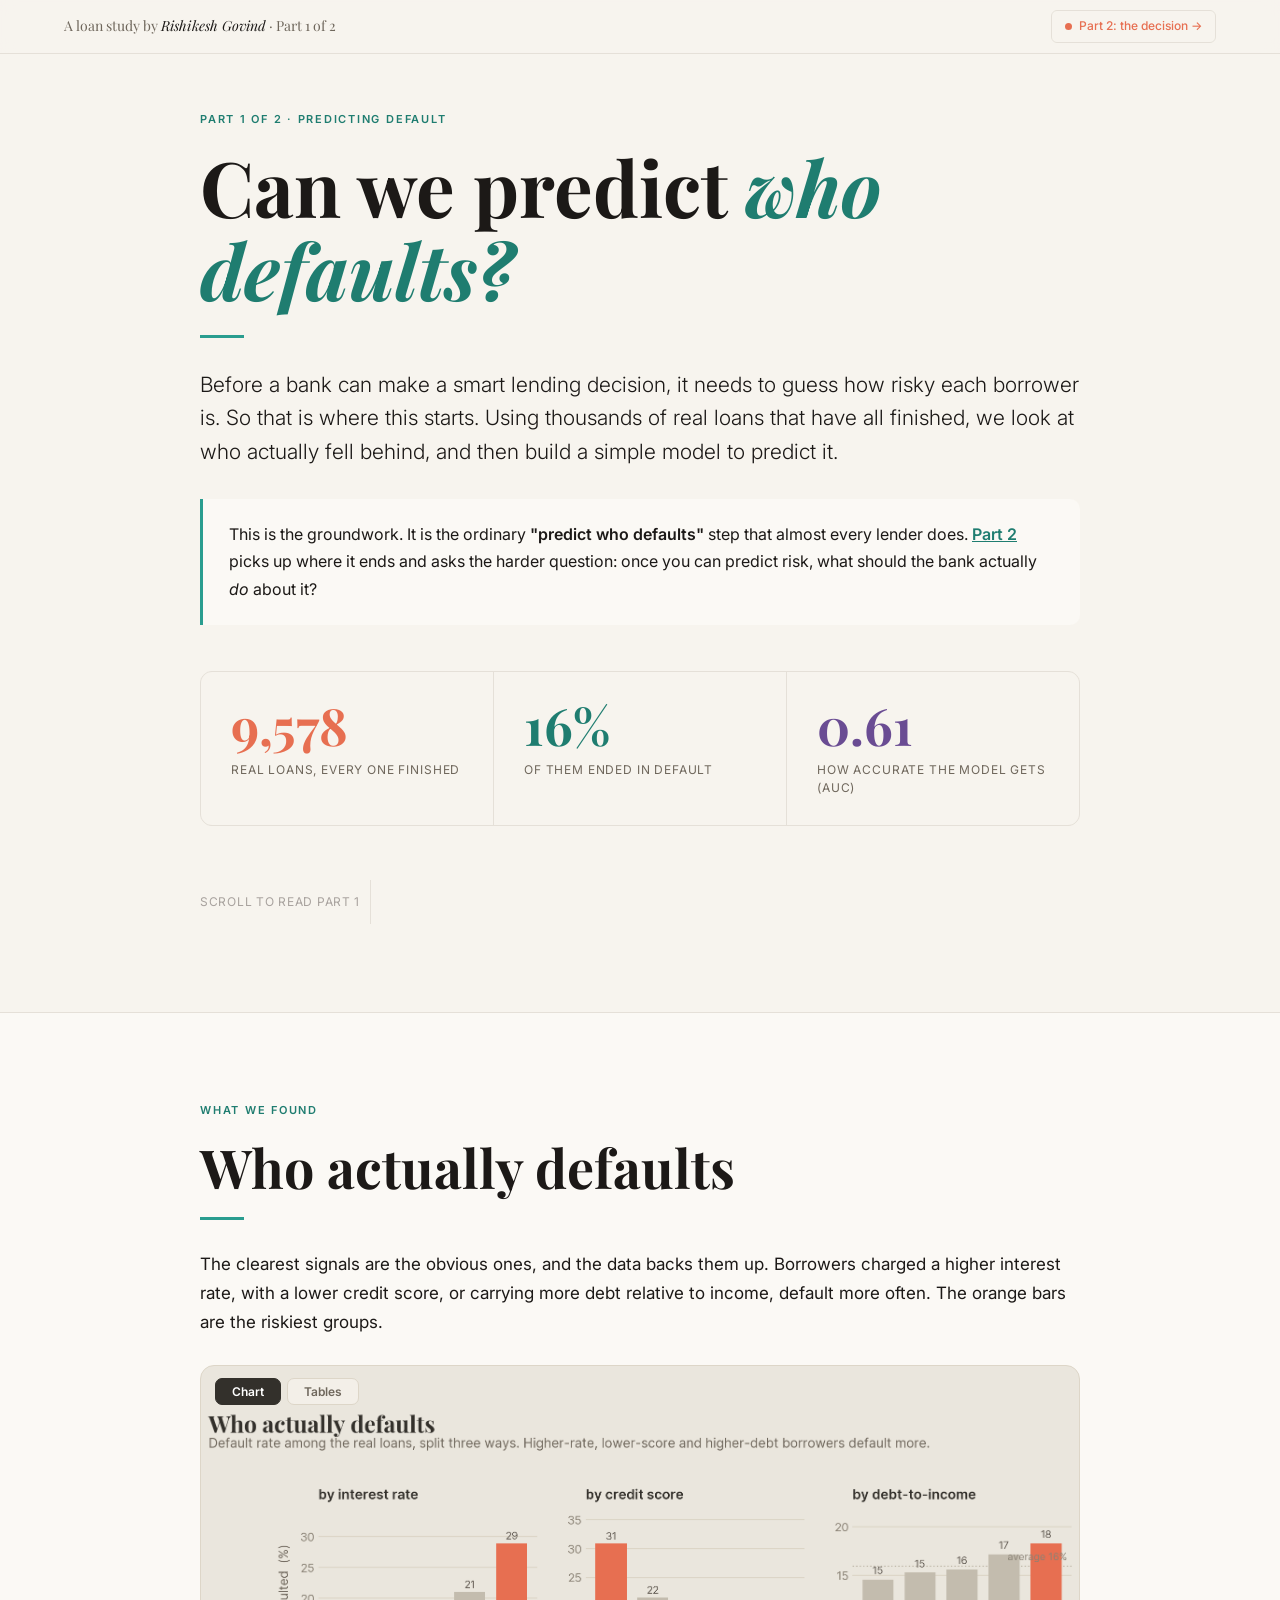
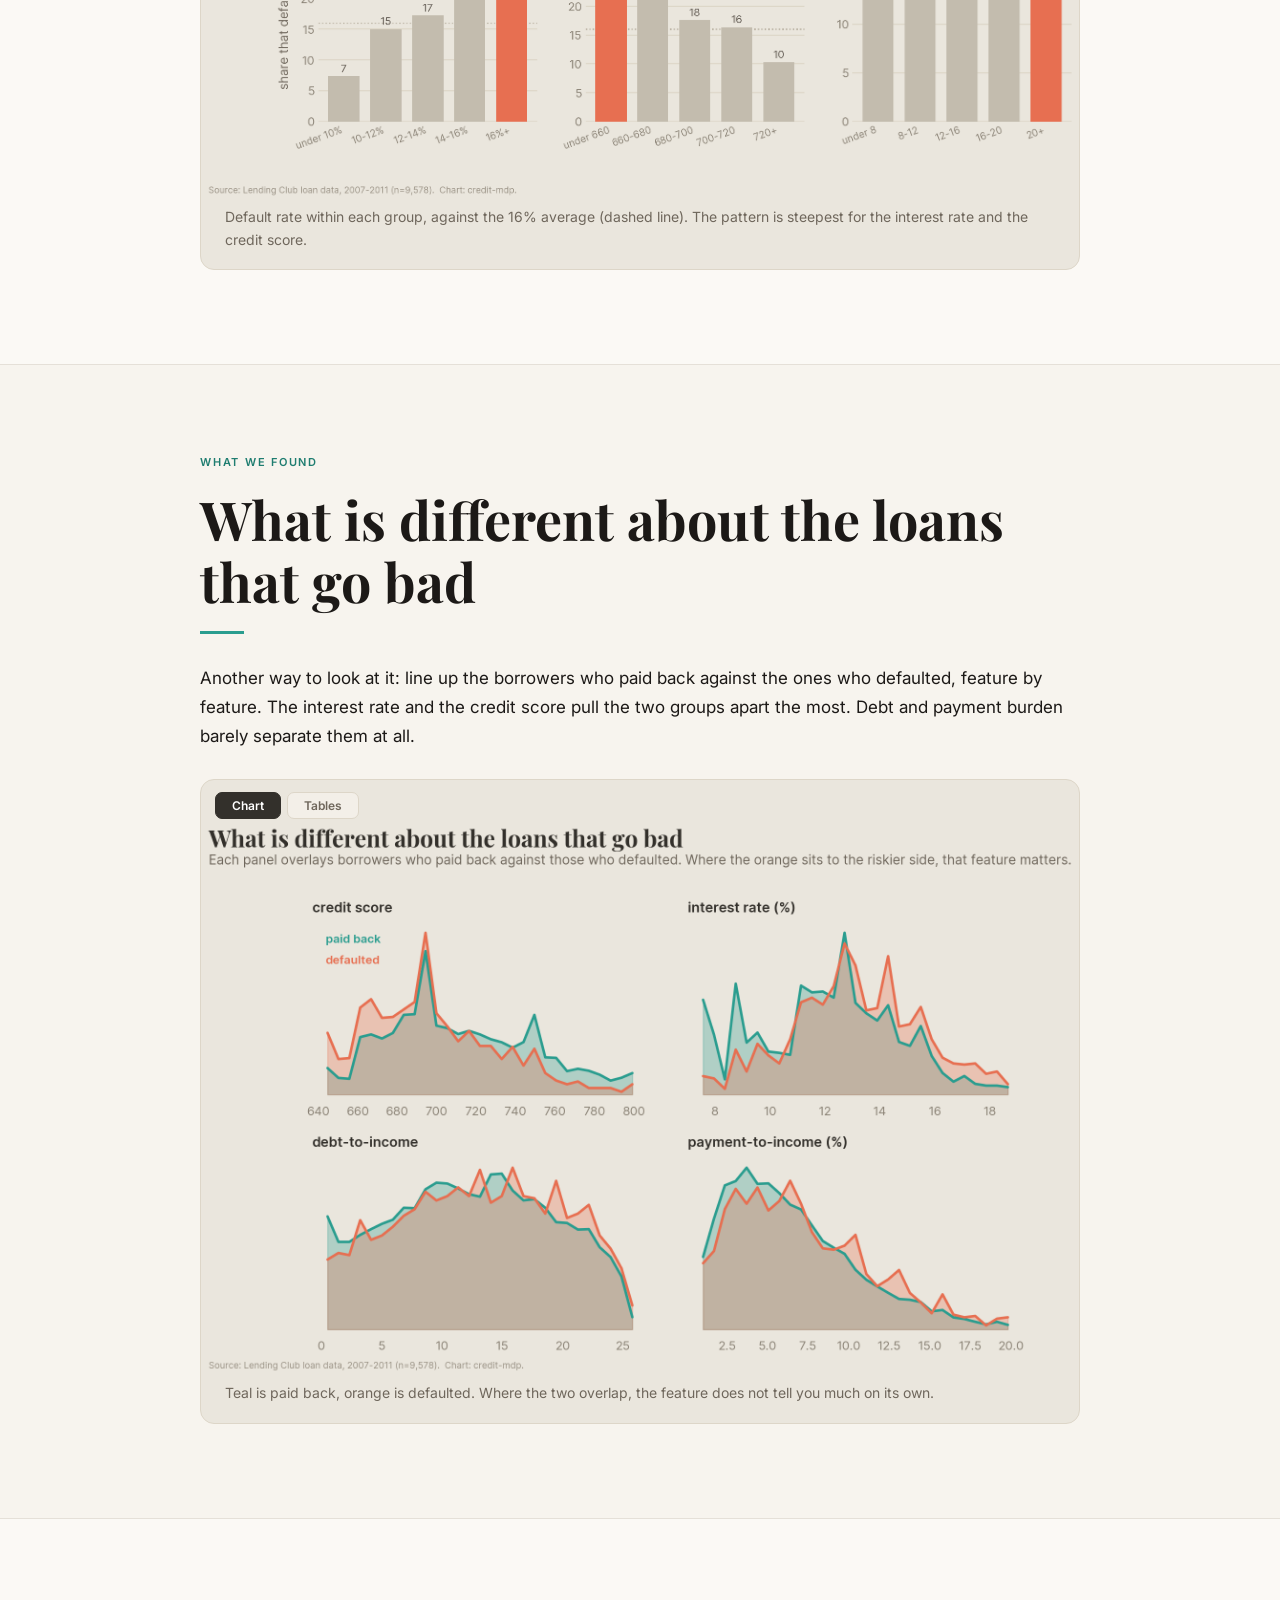
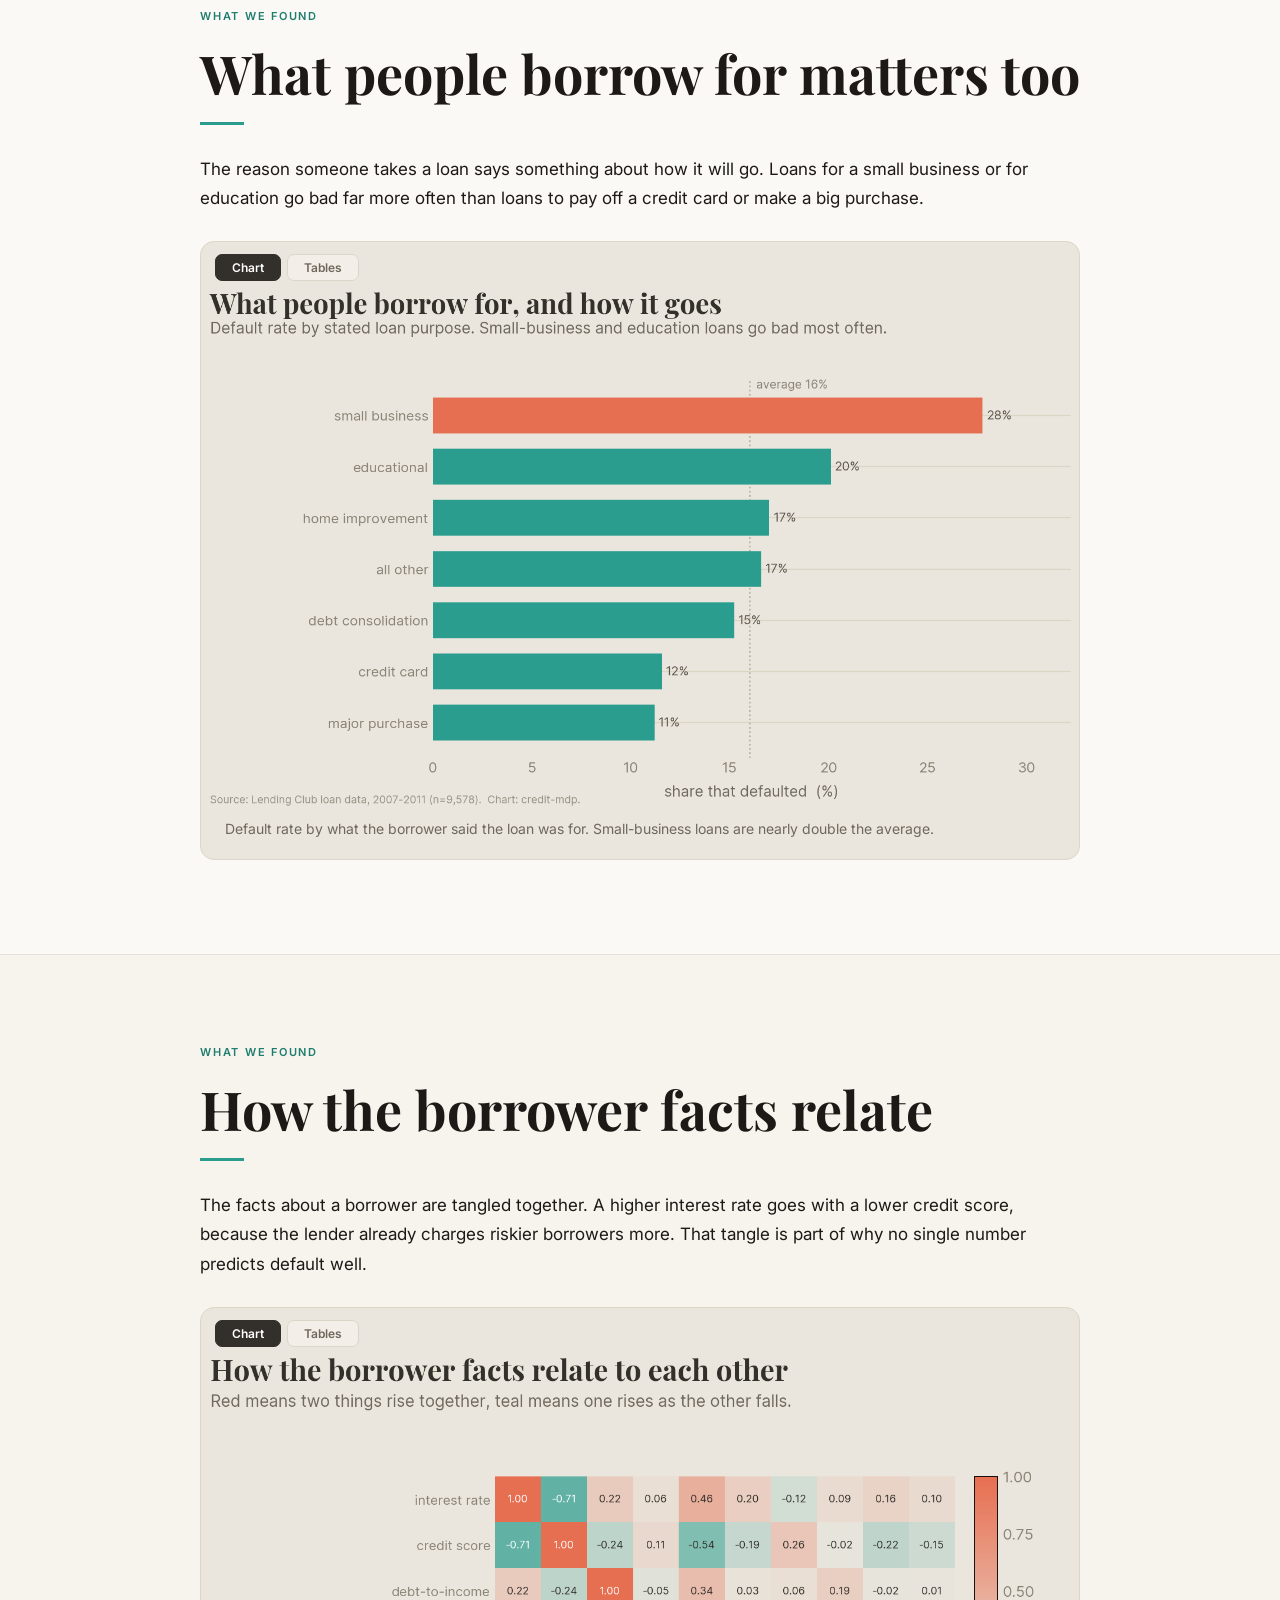
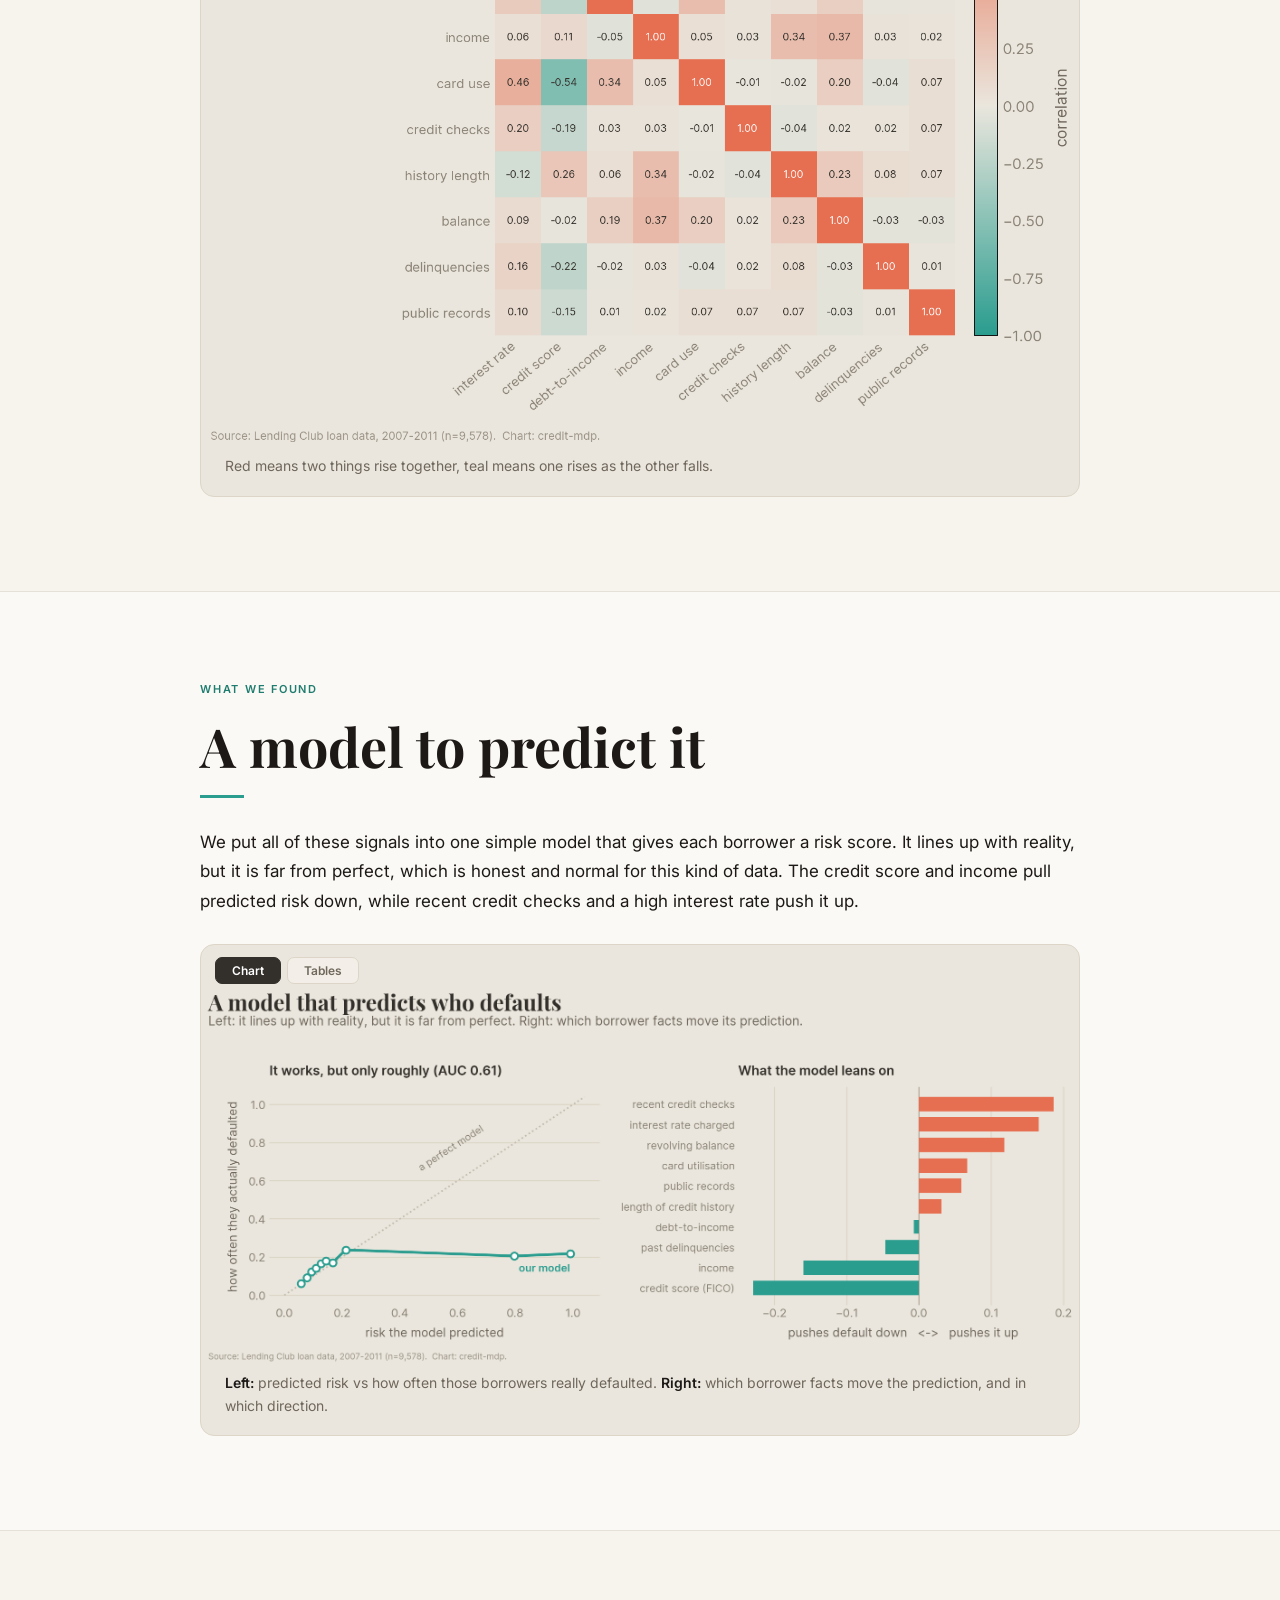
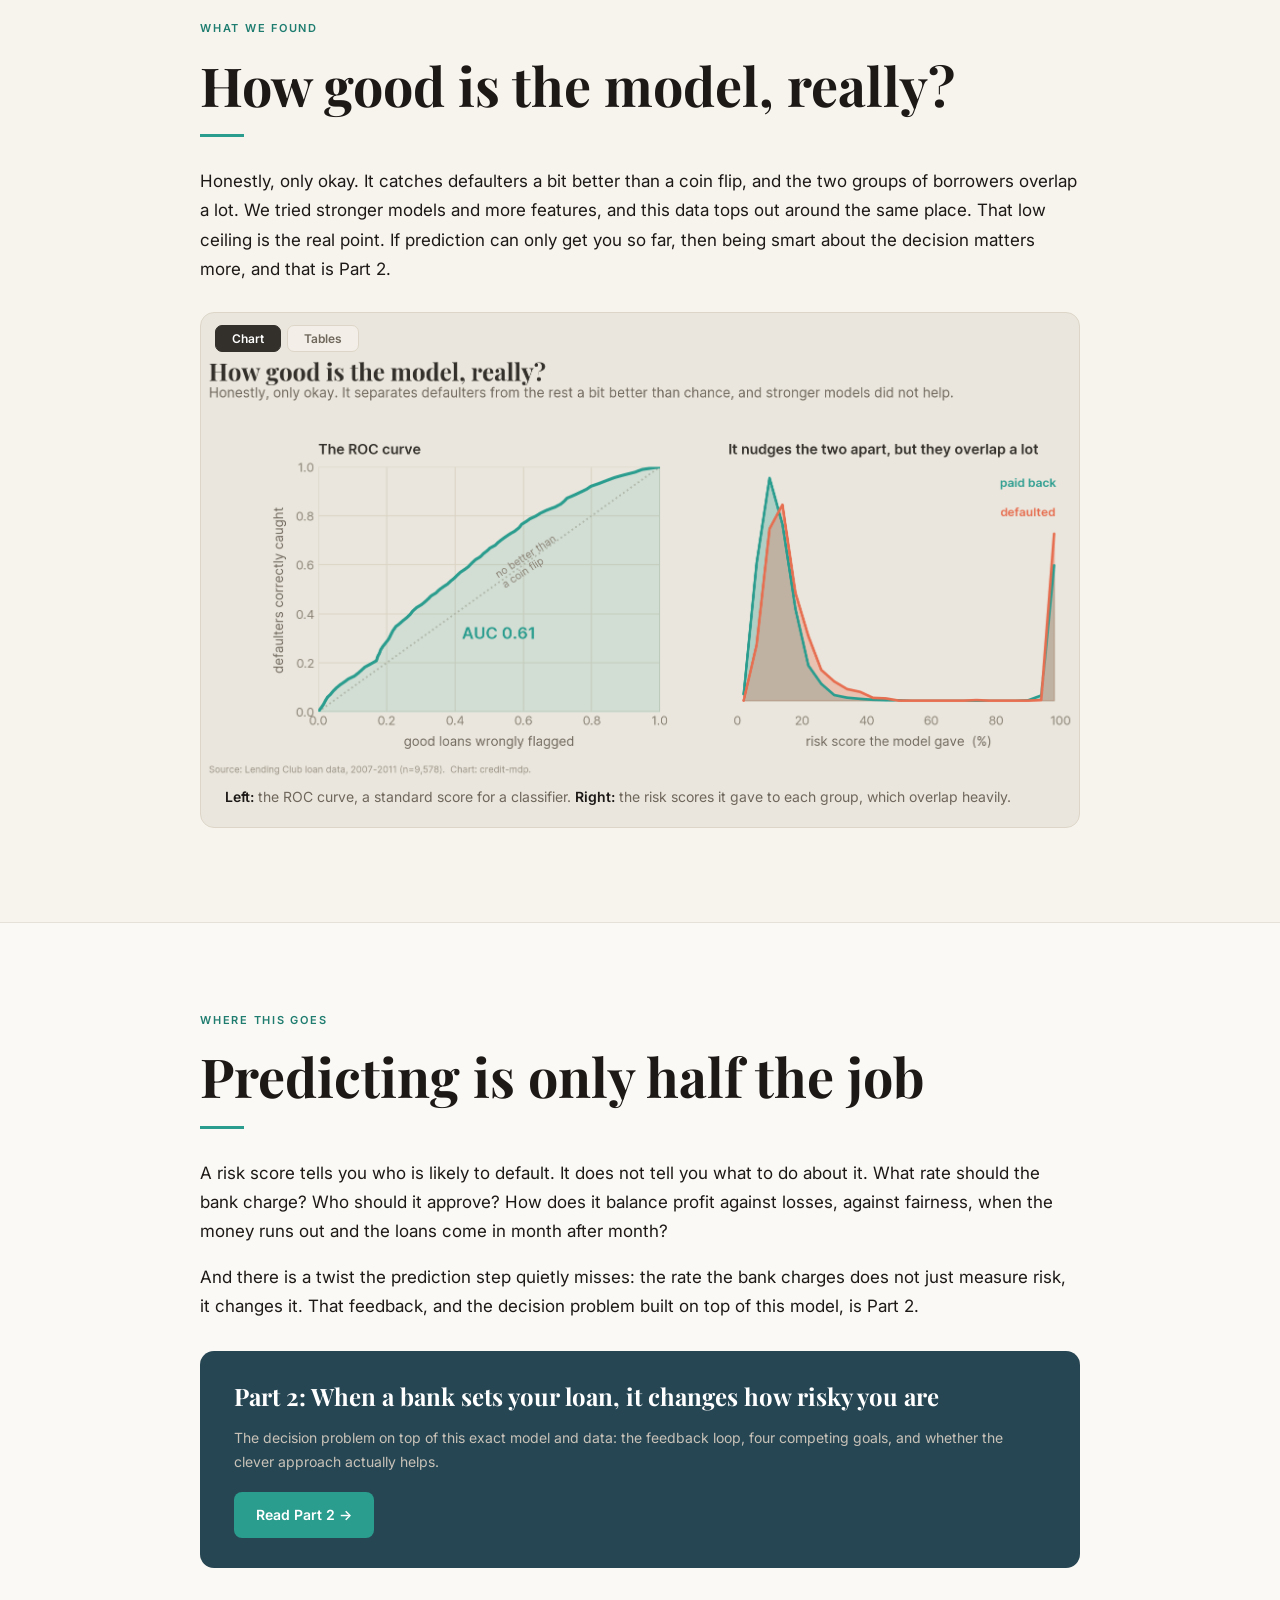
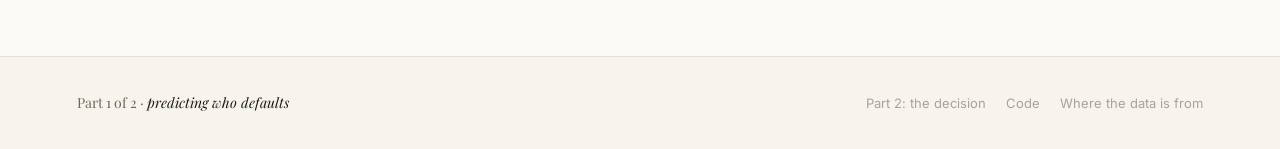
<file: docs/part1.html>
<!DOCTYPE html>
<html lang="en">
<head>
<meta charset="utf-8" />
<meta name="viewport" content="width=device-width, initial-scale=1" />
<title>Part 1: Can we predict who defaults?</title>
<link rel="preconnect" href="https://fonts.googleapis.com">
<link rel="preconnect" href="https://fonts.gstatic.com" crossorigin>
<link href="https://fonts.googleapis.com/css2?family=Playfair+Display:ital,wght@0,400;0,700;1,400;1,700&family=Inter:wght@300;400;500;600&display=swap" rel="stylesheet">
<link rel="stylesheet" href="style.css">
</head>
<body>

<nav id="topnav">
  <div class="brand">A loan study by <em>Rishikesh Govind</em> &middot; Part 1 of 2</div>
  <div class="nav-links">
    <a class="nav-link a2" href="index.html"><span class="dot"></span>Part 2: the decision &rarr;</a>
  </div>
</nav>

<!-- HERO -->
<section id="hero">
  <div class="fade in">
    <div class="eyebrow">Part 1 of 2 &middot; predicting default</div>
    <h1>Can we predict <em>who defaults?</em></h1>
    <div class="accent-line"></div>
    <p class="lead">Before a bank can make a smart lending decision, it needs to guess
    how risky each borrower is. So that is where this starts. Using thousands of real
    loans that have all finished, we look at who actually fell behind, and then build
    a simple model to predict it.</p>
    <div class="hero-note">
      <p>This is the groundwork. It is the ordinary <strong>"predict who defaults"</strong>
      step that almost every lender does. <a href="index.html" style="color:var(--teal-deep);font-weight:600;">Part 2</a>
      picks up where it ends and asks the harder question: once you can predict risk,
      what should the bank actually <em>do</em> about it?</p>
    </div>
    <div class="hero-stats">
      <div class="stat"><div class="num o">9,578</div><div class="lbl">real loans, every one finished</div></div>
      <div class="stat"><div class="num">16%</div><div class="lbl">of them ended in default</div></div>
      <div class="stat"><div class="num v">0.61</div><div class="lbl">how accurate the model gets (AUC)</div></div>
    </div>
    <div class="scroll-cue">SCROLL TO READ PART 1</div>
  </div>
</section>

<!-- WHO DEFAULTS -->
<section id="who" class="alt">
  <div class="fade">
    <div class="eyebrow">What we found</div>
    <h2>Who actually defaults</h2>
    <div class="accent-line"></div>
    <p>The clearest signals are the obvious ones, and the data backs them up.
    Borrowers charged a higher interest rate, with a lower credit score, or carrying
    more debt relative to income, default more often. The orange bars are the riskiest
    groups.</p>
    <figure class="viz">
      <div class="viz-tabs">
        <button class="viz-tab is-active" data-view="chart">Chart</button>
        <button class="viz-tab" data-view="data">Tables</button>
      </div>
      <div class="viz-chart"><img src="figures/who_defaults.png" alt="Default rate by interest rate, credit score, and debt-to-income" /></div>
      <div class="viz-data" hidden>
        <!-- TABLE:who_defaults:START -->
<p class="data-h">Default rate by interest rate</p><table class="data-table"><thead><tr><th>Group</th><th>Default rate</th></tr></thead><tbody><tr><td>under 10%</td><td>7%</td></tr><tr><td>10-12%</td><td>15%</td></tr><tr><td>12-14%</td><td>17%</td></tr><tr><td>14-16%</td><td>21%</td></tr><tr><td>16%+</td><td>29%</td></tr></tbody></table><p class="data-h">Default rate by credit score</p><table class="data-table"><thead><tr><th>Group</th><th>Default rate</th></tr></thead><tbody><tr><td>under 660</td><td>31%</td></tr><tr><td>660-680</td><td>22%</td></tr><tr><td>680-700</td><td>18%</td></tr><tr><td>700-720</td><td>16%</td></tr><tr><td>720+</td><td>10%</td></tr></tbody></table><p class="data-h">Default rate by debt-to-income</p><table class="data-table"><thead><tr><th>Group</th><th>Default rate</th></tr></thead><tbody><tr><td>under 8</td><td>15%</td></tr><tr><td>8-12</td><td>15%</td></tr><tr><td>12-16</td><td>16%</td></tr><tr><td>16-20</td><td>17%</td></tr><tr><td>20+</td><td>18%</td></tr></tbody></table><p class="data-caption">Every bar on the chart. Overall default rate 16% across 9,578 loans.</p>
<!-- TABLE:who_defaults:END -->
      </div>
      <figcaption class="fig-cap">Default rate within each group, against the 16%
      average (dashed line). The pattern is steepest for the interest rate and the
      credit score.</figcaption>
    </figure>
  </div>
</section>

<!-- DISTRIBUTIONS -->
<section id="distributions">
  <div class="fade">
    <div class="eyebrow">What we found</div>
    <h2>What is different about the loans that go bad</h2>
    <div class="accent-line"></div>
    <p>Another way to look at it: line up the borrowers who paid back against the ones
    who defaulted, feature by feature. The interest rate and the credit score pull the
    two groups apart the most. Debt and payment burden barely separate them at all.</p>
    <figure class="viz">
      <div class="viz-tabs">
        <button class="viz-tab is-active" data-view="chart">Chart</button>
        <button class="viz-tab" data-view="data">Tables</button>
      </div>
      <div class="viz-chart"><img src="figures/distributions.png" alt="distributions" /></div>
      <div class="viz-data" hidden>
        <!-- TABLE:distributions:START -->
<table class="data-table"><thead><tr><th>Feature</th><th>Typical: paid back</th><th>Typical: defaulted</th></tr></thead><tbody><tr><td>credit score</td><td>707.0</td><td>692.0</td></tr><tr><td>interest rate (%)</td><td>12.2</td><td>13.2</td></tr><tr><td>debt-to-income</td><td>12.5</td><td>13.3</td></tr><tr><td>payment-to-income (%)</td><td>5.8</td><td>6.5</td></tr></tbody></table><p class="data-caption">The median borrower in each group. Bigger gaps mean the feature separates the two outcomes more.</p>
<!-- TABLE:distributions:END -->
      </div>
      <figcaption class="fig-cap">Teal is paid back, orange is defaulted. Where the two
      overlap, the feature does not tell you much on its own.</figcaption>
    </figure>
  </div>
</section>

<!-- PURPOSE -->
<section id="purpose" class="alt">
  <div class="fade">
    <div class="eyebrow">What we found</div>
    <h2>What people borrow for matters too</h2>
    <div class="accent-line"></div>
    <p>The reason someone takes a loan says something about how it will go. Loans for
    a small business or for education go bad far more often than loans to pay off a
    credit card or make a big purchase.</p>
    <figure class="viz">
      <div class="viz-tabs">
        <button class="viz-tab is-active" data-view="chart">Chart</button>
        <button class="viz-tab" data-view="data">Tables</button>
      </div>
      <div class="viz-chart"><img src="figures/default_by_purpose.png" alt="Default rate by stated loan purpose" /></div>
      <div class="viz-data" hidden>
        <!-- TABLE:default_by_purpose:START -->
<table class="data-table"><thead><tr><th>Loan purpose</th><th>Default rate</th><th>Number of loans</th></tr></thead><tbody><tr><td>small business</td><td>28%</td><td>619</td></tr><tr><td>educational</td><td>20%</td><td>343</td></tr><tr><td>home improvement</td><td>17%</td><td>629</td></tr><tr><td>all other</td><td>17%</td><td>2,331</td></tr><tr><td>debt consolidation</td><td>15%</td><td>3,957</td></tr><tr><td>credit card</td><td>12%</td><td>1,262</td></tr><tr><td>major purchase</td><td>11%</td><td>437</td></tr></tbody></table><p class="data-caption">Default rate by stated purpose. Overall 16%.</p>
<!-- TABLE:default_by_purpose:END -->
      </div>
      <figcaption class="fig-cap">Default rate by what the borrower said the loan was
      for. Small-business loans are nearly double the average.</figcaption>
    </figure>
  </div>
</section>

<!-- CORRELATIONS -->
<section id="correlations">
  <div class="fade">
    <div class="eyebrow">What we found</div>
    <h2>How the borrower facts relate</h2>
    <div class="accent-line"></div>
    <p>The facts about a borrower are tangled together. A higher interest rate goes
    with a lower credit score, because the lender already charges riskier borrowers
    more. That tangle is part of why no single number predicts default well.</p>
    <figure class="viz">
      <div class="viz-tabs">
        <button class="viz-tab is-active" data-view="chart">Chart</button>
        <button class="viz-tab" data-view="data">Tables</button>
      </div>
      <div class="viz-chart"><img src="figures/correlations.png" alt="correlations" /></div>
      <div class="viz-data" hidden>
        <!-- TABLE:correlations:START -->
<p class="data-h">How strongly each fact links to defaulting</p><table class="data-table"><thead><tr><th>Borrower fact</th><th>Link to defaulting</th></tr></thead><tbody><tr><td>interest rate</td><td>+0.160</td></tr><tr><td>credit score</td><td>-0.150</td></tr><tr><td>credit checks</td><td>+0.149</td></tr><tr><td>card use</td><td>+0.082</td></tr><tr><td>balance</td><td>+0.054</td></tr><tr><td>public records</td><td>+0.049</td></tr><tr><td>debt-to-income</td><td>+0.037</td></tr><tr><td>income</td><td>-0.033</td></tr><tr><td>history length</td><td>-0.029</td></tr><tr><td>delinquencies</td><td>+0.009</td></tr></tbody></table><p class="data-h">The full table of relationships</p><div class="data-scroll"><table class="data-table"><thead><tr><th>fact</th><th>interest rate</th><th>credit score</th><th>debt-to-income</th><th>income</th><th>card use</th><th>credit checks</th><th>history length</th><th>balance</th><th>delinquencies</th><th>public records</th></tr></thead><tbody><tr><td>interest rate</td><td>+1.00</td><td>-0.71</td><td>+0.22</td><td>+0.06</td><td>+0.46</td><td>+0.20</td><td>-0.12</td><td>+0.09</td><td>+0.16</td><td>+0.10</td></tr><tr><td>credit score</td><td>-0.71</td><td>+1.00</td><td>-0.24</td><td>+0.11</td><td>-0.54</td><td>-0.19</td><td>+0.26</td><td>-0.02</td><td>-0.22</td><td>-0.15</td></tr><tr><td>debt-to-income</td><td>+0.22</td><td>-0.24</td><td>+1.00</td><td>-0.05</td><td>+0.34</td><td>+0.03</td><td>+0.06</td><td>+0.19</td><td>-0.02</td><td>+0.01</td></tr><tr><td>income</td><td>+0.06</td><td>+0.11</td><td>-0.05</td><td>+1.00</td><td>+0.05</td><td>+0.03</td><td>+0.34</td><td>+0.37</td><td>+0.03</td><td>+0.02</td></tr><tr><td>card use</td><td>+0.46</td><td>-0.54</td><td>+0.34</td><td>+0.05</td><td>+1.00</td><td>-0.01</td><td>-0.02</td><td>+0.20</td><td>-0.04</td><td>+0.07</td></tr><tr><td>credit checks</td><td>+0.20</td><td>-0.19</td><td>+0.03</td><td>+0.03</td><td>-0.01</td><td>+1.00</td><td>-0.04</td><td>+0.02</td><td>+0.02</td><td>+0.07</td></tr><tr><td>history length</td><td>-0.12</td><td>+0.26</td><td>+0.06</td><td>+0.34</td><td>-0.02</td><td>-0.04</td><td>+1.00</td><td>+0.23</td><td>+0.08</td><td>+0.07</td></tr><tr><td>balance</td><td>+0.09</td><td>-0.02</td><td>+0.19</td><td>+0.37</td><td>+0.20</td><td>+0.02</td><td>+0.23</td><td>+1.00</td><td>-0.03</td><td>-0.03</td></tr><tr><td>delinquencies</td><td>+0.16</td><td>-0.22</td><td>-0.02</td><td>+0.03</td><td>-0.04</td><td>+0.02</td><td>+0.08</td><td>-0.03</td><td>+1.00</td><td>+0.01</td></tr><tr><td>public records</td><td>+0.10</td><td>-0.15</td><td>+0.01</td><td>+0.02</td><td>+0.07</td><td>+0.07</td><td>+0.07</td><td>-0.03</td><td>+0.01</td><td>+1.00</td></tr></tbody></table></div><p class="data-caption">All the links to defaulting are weak, which is exactly why predicting it is hard.</p>
<!-- TABLE:correlations:END -->
      </div>
      <figcaption class="fig-cap">Red means two things rise together, teal means one
      rises as the other falls.</figcaption>
    </figure>
  </div>
</section>

<!-- MODEL -->
<section id="model" class="alt">
  <div class="fade">
    <div class="eyebrow">What we found</div>
    <h2>A model to predict it</h2>
    <div class="accent-line"></div>
    <p>We put all of these signals into one simple model that gives each borrower a
    risk score. It lines up with reality, but it is far from perfect, which is honest
    and normal for this kind of data. The credit score and income pull predicted risk
    down, while recent credit checks and a high interest rate push it up.</p>
    <figure class="viz">
      <div class="viz-tabs">
        <button class="viz-tab is-active" data-view="chart">Chart</button>
        <button class="viz-tab" data-view="data">Tables</button>
      </div>
      <div class="viz-chart"><img src="figures/model_drivers.png" alt="Model calibration and which features drive its prediction" /></div>
      <div class="viz-data" hidden>
        <!-- TABLE:model_drivers:START -->
<p class="data-h">What the model leans on</p><table class="data-table"><thead><tr><th>Borrower fact</th><th>Effect on predicted risk (+ raises, - lowers)</th></tr></thead><tbody><tr><td>recent credit checks</td><td>+0.19</td></tr><tr><td>interest rate charged</td><td>+0.17</td></tr><tr><td>revolving balance</td><td>+0.12</td></tr><tr><td>card utilisation</td><td>+0.07</td></tr><tr><td>public records</td><td>+0.06</td></tr><tr><td>length of credit history</td><td>+0.03</td></tr><tr><td>debt-to-income</td><td>-0.01</td></tr><tr><td>past delinquencies</td><td>-0.05</td></tr><tr><td>income</td><td>-0.16</td></tr><tr><td>credit score (FICO)</td><td>-0.23</td></tr></tbody></table><p class="data-h">How well it is calibrated</p><table class="data-table"><thead><tr><th>Risk the model predicted</th><th>How often they defaulted</th></tr></thead><tbody><tr><td>6%</td><td>6%</td></tr><tr><td>8%</td><td>9%</td></tr><tr><td>9%</td><td>12%</td></tr><tr><td>11%</td><td>14%</td></tr><tr><td>13%</td><td>17%</td></tr><tr><td>14%</td><td>18%</td></tr><tr><td>17%</td><td>17%</td></tr><tr><td>21%</td><td>24%</td></tr><tr><td>80%</td><td>21%</td></tr><tr><td>99%</td><td>22%</td></tr></tbody></table><p class="data-caption">Standardised effects, so they are comparable. Model AUC = 0.61.</p>
<!-- TABLE:model_drivers:END -->
      </div>
      <figcaption class="fig-cap"><b>Left:</b> predicted risk vs how often those
      borrowers really defaulted. <b>Right:</b> which borrower facts move the
      prediction, and in which direction.</figcaption>
    </figure>
  </div>
</section>

<!-- PERFORMANCE -->
<section id="performance">
  <div class="fade">
    <div class="eyebrow">What we found</div>
    <h2>How good is the model, really?</h2>
    <div class="accent-line"></div>
    <p>Honestly, only okay. It catches defaulters a bit better than a coin flip, and
    the two groups of borrowers overlap a lot. We tried stronger models and more
    features, and this data tops out around the same place. That low ceiling is the
    real point. If prediction can only get you so far, then being smart about the
    decision matters more, and that is Part 2.</p>
    <figure class="viz">
      <div class="viz-tabs">
        <button class="viz-tab is-active" data-view="chart">Chart</button>
        <button class="viz-tab" data-view="data">Tables</button>
      </div>
      <div class="viz-chart"><img src="figures/model_performance.png" alt="model_performance" /></div>
      <div class="viz-data" hidden>
        <!-- TABLE:model_performance:START -->
<table class="data-table"><thead><tr><th>Good loans wrongly flagged</th><th>Defaulters caught</th></tr></thead><tbody><tr><td>11%</td><td>15%</td></tr><tr><td>20%</td><td>28%</td></tr><tr><td>30%</td><td>44%</td></tr><tr><td>50%</td><td>67%</td></tr></tbody></table><p class="data-caption">A few points along the ROC curve. AUC = 0.61 (0.5 is a coin flip, 1.0 is perfect).</p>
<!-- TABLE:model_performance:END -->
      </div>
      <figcaption class="fig-cap"><b>Left:</b> the ROC curve, a standard score for a
      classifier. <b>Right:</b> the risk scores it gave to each group, which overlap
      heavily.</figcaption>
    </figure>
  </div>
</section>

<!-- HANDOFF -->
<section id="next" class="alt">
  <div class="fade">
    <div class="eyebrow">Where this goes</div>
    <h2>Predicting is only half the job</h2>
    <div class="accent-line"></div>
    <p class="big-p">A risk score tells you who is likely to default. It does not tell
    you what to do about it. What rate should the bank charge? Who should it approve?
    How does it balance profit against losses, against fairness, when the money runs
    out and the loans come in month after month?</p>
    <p>And there is a twist the prediction step quietly misses: the rate the bank
    charges does not just measure risk, it changes it. That feedback, and the decision
    problem built on top of this model, is Part 2.</p>
    <div class="run" style="max-width:none;">
      <h3>Part 2: When a bank sets your loan, it changes how risky you are</h3>
      <p style="margin-bottom:18px;">The decision problem on top of this exact model
      and data: the feedback loop, four competing goals, and whether the clever
      approach actually helps.</p>
      <a href="index.html" style="display:inline-block; background:var(--teal); color:#fff; font-weight:600; font-size:14px; text-decoration:none; padding:11px 22px; border-radius:8px;">Read Part 2 &rarr;</a>
    </div>
  </div>
</section>

<footer>
  <div class="footer-brand">Part 1 of 2 &middot; <em>predicting who defaults</em></div>
  <div class="footer-links">
    <a href="index.html">Part 2: the decision</a>
    <a href="https://github.com/RishikeshGovind/credit-mdp" target="_blank" rel="noopener">Code</a>
    <a href="https://github.com/RishikeshGovind/credit-mdp/blob/main/data/PROVENANCE.md" target="_blank" rel="noopener">Where the data is from</a>
  </div>
</footer>

<script src="app.js" defer></script>
</body>
</html>
</file>
<file: docs/style.css>
:root{
  --bg:#F7F4EE; --surface:#FBF9F5; --border:#E5E0D8;
  --text:#1C1917; --muted:#6f675c; --subtle:#A8A29E;
  --teal:#2a9d8f; --teal-deep:#1f7d70;
  --orange:#e76f51; --slate:#264653; --violet:#6a4c93;
}
*{box-sizing:border-box;margin:0;padding:0;}
html{scroll-behavior:smooth;}
body{
  background:var(--bg); color:var(--text);
  font-family:'Inter',-apple-system,BlinkMacSystemFont,sans-serif;
  font-size:17px; line-height:1.72; overflow-x:hidden;
}
em{font-style:italic;}

#topnav{
  position:fixed; top:0; left:0; right:0; height:54px; z-index:200;
  background:rgba(247,244,238,.92); border-bottom:1px solid var(--border);
  backdrop-filter:blur(8px);
  display:flex; align-items:center; justify-content:space-between;
  padding:0 clamp(20px,5vw,80px);
}
.brand{font-family:'Playfair Display',serif; font-size:14px; color:var(--muted);}
.brand em{color:var(--text);}
.nav-links{display:flex; gap:6px;}
.nav-link{
  display:inline-flex; align-items:center; gap:7px; text-decoration:none;
  border:1px solid var(--border); border-radius:6px; padding:5px 13px;
  font-size:12px; font-weight:500; color:var(--muted); transition:all .2s;
}
.nav-link:hover{border-color:currentColor;}
.nav-link .dot{width:7px;height:7px;border-radius:50%;}
.nav-link.a1{color:var(--teal-deep);} .nav-link.a1 .dot{background:var(--teal);}
.nav-link.a1:hover{background:var(--teal);color:#fff;border-color:var(--teal);}
.nav-link.a2{color:var(--orange);} .nav-link.a2 .dot{background:var(--orange);}
.nav-link.a2:hover{background:var(--orange);color:#fff;border-color:var(--orange);}
@media(max-width:620px){.nav-link.hideS{display:none;}}

.eyebrow{font-size:11px; font-weight:600; letter-spacing:.16em; text-transform:uppercase; color:var(--teal-deep); margin-bottom:16px;}
h1{font-family:'Playfair Display',serif; font-size:clamp(42px,6vw,84px); line-height:1.08; margin-bottom:24px;}
h1 em{color:var(--teal-deep);}
h2{font-family:'Playfair Display',serif; font-size:clamp(30px,4.2vw,54px); line-height:1.16; margin-bottom:16px;}
h3{font-family:'Playfair Display',serif; font-size:clamp(19px,2vw,24px); line-height:1.3; margin-bottom:10px;}
.lead{font-size:21px; color:var(--text); font-weight:300; line-height:1.6; max-width:none;}
.accent-line{width:44px; height:3px; background:var(--teal); margin:18px 0 30px;}
p{max-width:none; margin-bottom:16px;}
.big-p{font-size:17px;}

section{padding:88px clamp(26px,6vw,120px);}
section+section{border-top:1px solid var(--border);}
.alt{background:var(--surface);}
/* keep section backgrounds full width but center the content so wide screens
   get balanced margins instead of a big empty strip on the right */
section > .fade{max-width:880px; margin:0 auto;}

#hero{min-height:100vh; display:flex; flex-direction:column; justify-content:center; padding-top:110px;}
.hero-note{
  margin-top:30px; padding:22px 26px; background:var(--surface);
  border-left:3px solid var(--teal); border-radius:0 10px 10px 0; max-width:none;
}
.hero-note p{font-size:16px; color:var(--text); margin-bottom:0; max-width:none;}
.hero-note strong{font-weight:600;}
.hero-stats{
  display:grid; grid-template-columns:repeat(3,1fr); gap:1px; margin-top:46px; max-width:none;
  border:1px solid var(--border); border-radius:12px; overflow:hidden; background:var(--border);
}
.stat{padding:28px 30px; background:var(--bg);}
.stat .num{font-family:'Playfair Display',serif; font-size:clamp(32px,4vw,54px); font-weight:700; line-height:1; color:var(--teal-deep);}
.stat .num.o{color:var(--orange);} .stat .num.v{color:var(--violet);}
.stat .lbl{font-size:12px; color:var(--muted); margin-top:10px; text-transform:uppercase; letter-spacing:.07em; line-height:1.5;}
.scroll-cue{margin-top:54px; display:flex; align-items:center; gap:10px; font-size:12px; color:var(--subtle); letter-spacing:.06em;}
.scroll-cue::after{content:''; width:1px; height:44px; background:var(--border);}

.two-col{display:grid; grid-template-columns:1fr 1fr; gap:52px; margin-top:40px; align-items:start;}
@media(max-width:760px){.two-col{grid-template-columns:1fr;}}
.two-col h3{margin-bottom:12px;}
.tag{display:inline-block; border-radius:20px; padding:4px 14px; font-size:12px; font-weight:600; margin-bottom:16px;}
.tag.grey{background:#EFEAE1; color:#857c6e; border:1px solid var(--border);}
.tag.warm{background:#FDEDE8; color:#9C3B26; border:1px solid #F3B6A6;}
.two-col p{color:var(--muted); margin-bottom:14px;}

.cards3{display:grid; grid-template-columns:repeat(3,1fr); gap:20px; margin-top:44px;}
@media(max-width:820px){.cards3{grid-template-columns:1fr;}}
.card{padding:26px 24px; background:var(--surface); border:1px solid var(--border); border-radius:12px;}
.card .num{font-family:'Playfair Display',serif; font-size:30px; font-weight:700; line-height:1; margin-bottom:12px;}
.card.c1 .num{color:var(--teal-deep);} .card.c2 .num{color:var(--orange);} .card.c3 .num{color:var(--violet);}
.card h4{font-family:'Playfair Display',serif; font-size:19px; margin-bottom:8px;}
.card p{font-size:14px; color:var(--muted); margin-bottom:0;}

.fig{margin:28px 0 6px; background:#eae6dd; border:1px solid #ddd6c8; border-radius:14px; overflow:hidden; box-shadow:0 1px 3px rgba(40,30,20,.05);}
.fig img{width:100%; height:auto; display:block;}
.fig-cap{font-size:14px; color:var(--muted); line-height:1.6; padding:4px 24px 18px; max-width:none;}
.fig-cap b{color:var(--text); font-weight:600;}

.callout{margin:24px 0; padding:22px 26px; background:#FFF6F2; border:1.5px solid var(--orange); border-radius:12px; display:flex; gap:16px; align-items:flex-start; max-width:none;}
.callout .ic{font-size:22px;}
.callout h4{font-family:'Playfair Display',serif; font-size:18px; margin-bottom:6px;}
.callout p{font-size:15px; color:var(--muted); margin-bottom:0; max-width:none;}

.chips{display:flex; flex-wrap:wrap; gap:10px; margin-top:28px;}
.chip{display:inline-flex; align-items:center; gap:9px; background:var(--surface); border:1px solid var(--border); border-radius:8px; padding:11px 16px; font-size:14px; color:var(--muted);}
.chip strong{color:var(--text); font-weight:600;}
.chip .d{width:9px;height:9px;border-radius:50%;}

.lim{list-style:none; margin-top:30px; max-width:none;}
.lim li{display:flex; gap:16px; padding:18px 0; border-bottom:1px solid var(--border); font-size:15px; color:var(--muted); line-height:1.6;}
.lim li:last-child{border-bottom:none;}
.lim li strong{color:var(--text); display:block; margin-bottom:3px;}
.lim .n{font-family:'Playfair Display',serif; font-size:21px; font-weight:700; color:var(--teal-deep); width:24px; flex-shrink:0;}

.run{margin-top:30px; background:var(--slate); color:#EDE9E2; border-radius:14px; padding:30px 34px; max-width:680px;}
.run h3{color:#fff; margin-bottom:14px;}
.run code{display:block; background:rgba(255,255,255,.08); border-radius:6px; padding:12px 16px; font-family:'SF Mono',ui-monospace,Menlo,monospace; font-size:13px; color:#bfe9e1; margin:6px 0;}
.run p{font-size:14px; color:#c8c2b8; margin:14px 0 0; max-width:none;}

footer{padding:34px clamp(26px,6vw,120px); border-top:1px solid var(--border); display:flex; align-items:center; justify-content:space-between; flex-wrap:wrap; gap:16px;}
.footer-brand{font-family:'Playfair Display',serif; font-size:14px; color:var(--muted);}
.footer-brand em{color:var(--text);}
.footer-links{display:flex; gap:20px; flex-wrap:wrap;}
.footer-links a{font-size:13px; color:var(--subtle); text-decoration:none;}
.footer-links a:hover{color:var(--text);}

.fade{opacity:0; transform:translateY(20px); transition:opacity .6s ease, transform .6s ease;}
.fade.in{opacity:1; transform:none;}

/* chart / numbers toggle */
.viz{margin:28px 0 6px; background:#eae6dd; border:1px solid #ddd6c8; border-radius:14px; overflow:hidden;}
.viz-tabs{display:flex; gap:6px; padding:12px 14px 2px;}
.viz-tab{font-family:'Inter',sans-serif; font-size:12px; font-weight:600; color:#6f675c; background:#f3efe8; border:1px solid #ddd6c8; border-radius:7px; padding:5px 16px; cursor:pointer; transition:all .15s;}
.viz-tab:hover{color:#33302b;}
.viz-tab.is-active{background:#33302b; color:#fff; border-color:#33302b;}
.viz-chart img{width:100%; height:auto; display:block;}
.viz-chart[hidden],.viz-data[hidden]{display:none;}
.viz-data{padding:12px 24px 22px; overflow-x:auto;}
.data-table{min-width:480px;}
.data-table{width:100%; border-collapse:collapse; font-family:'Inter',sans-serif; font-size:13.5px; color:#33302b;}
.data-table th{text-align:right; font-weight:600; color:#6f675c; padding:9px 12px; border-bottom:2px solid #c9bfac;}
.data-table th:first-child,.data-table td:first-child{text-align:left;}
.data-table td{text-align:right; padding:8px 12px; border-bottom:1px solid #ddd6c8; font-variant-numeric:tabular-nums;}
.data-table tbody tr:last-child td{border-bottom:none;}
.data-table tbody tr:hover{background:#f1ede5;}
.data-caption{font-size:12.5px; color:#8a8275; line-height:1.55; margin:16px 2px 0; max-width:none;}
.data-h{font-family:'Playfair Display',serif; font-size:16px; color:#33302b; margin:22px 2px 8px;}
.data-h:first-child{margin-top:4px;}
.data-scroll{max-height:340px; overflow:auto; border:1px solid #ddd6c8; border-radius:8px; background:#f1ede5;}
.data-scroll .data-table{min-width:480px;}
.data-scroll thead th{position:sticky; top:0; background:#e3ded3;}
</file>
